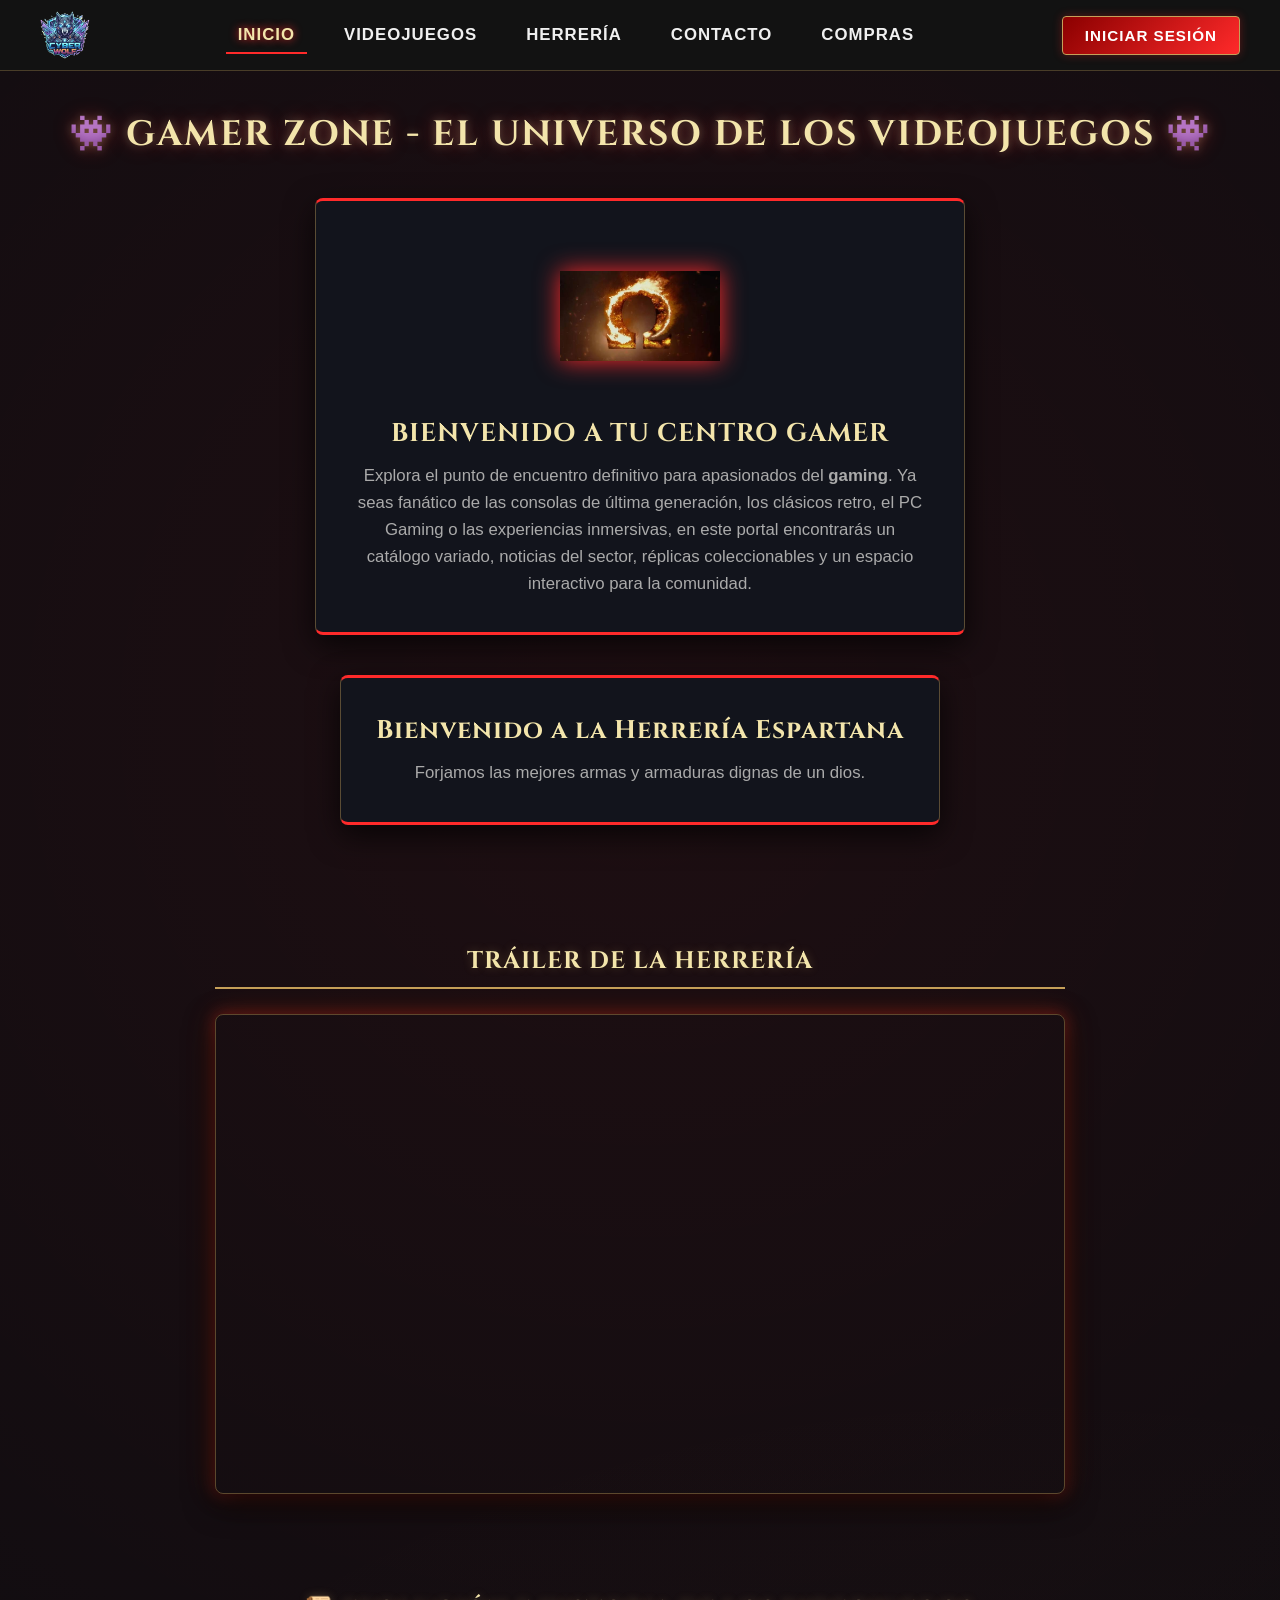
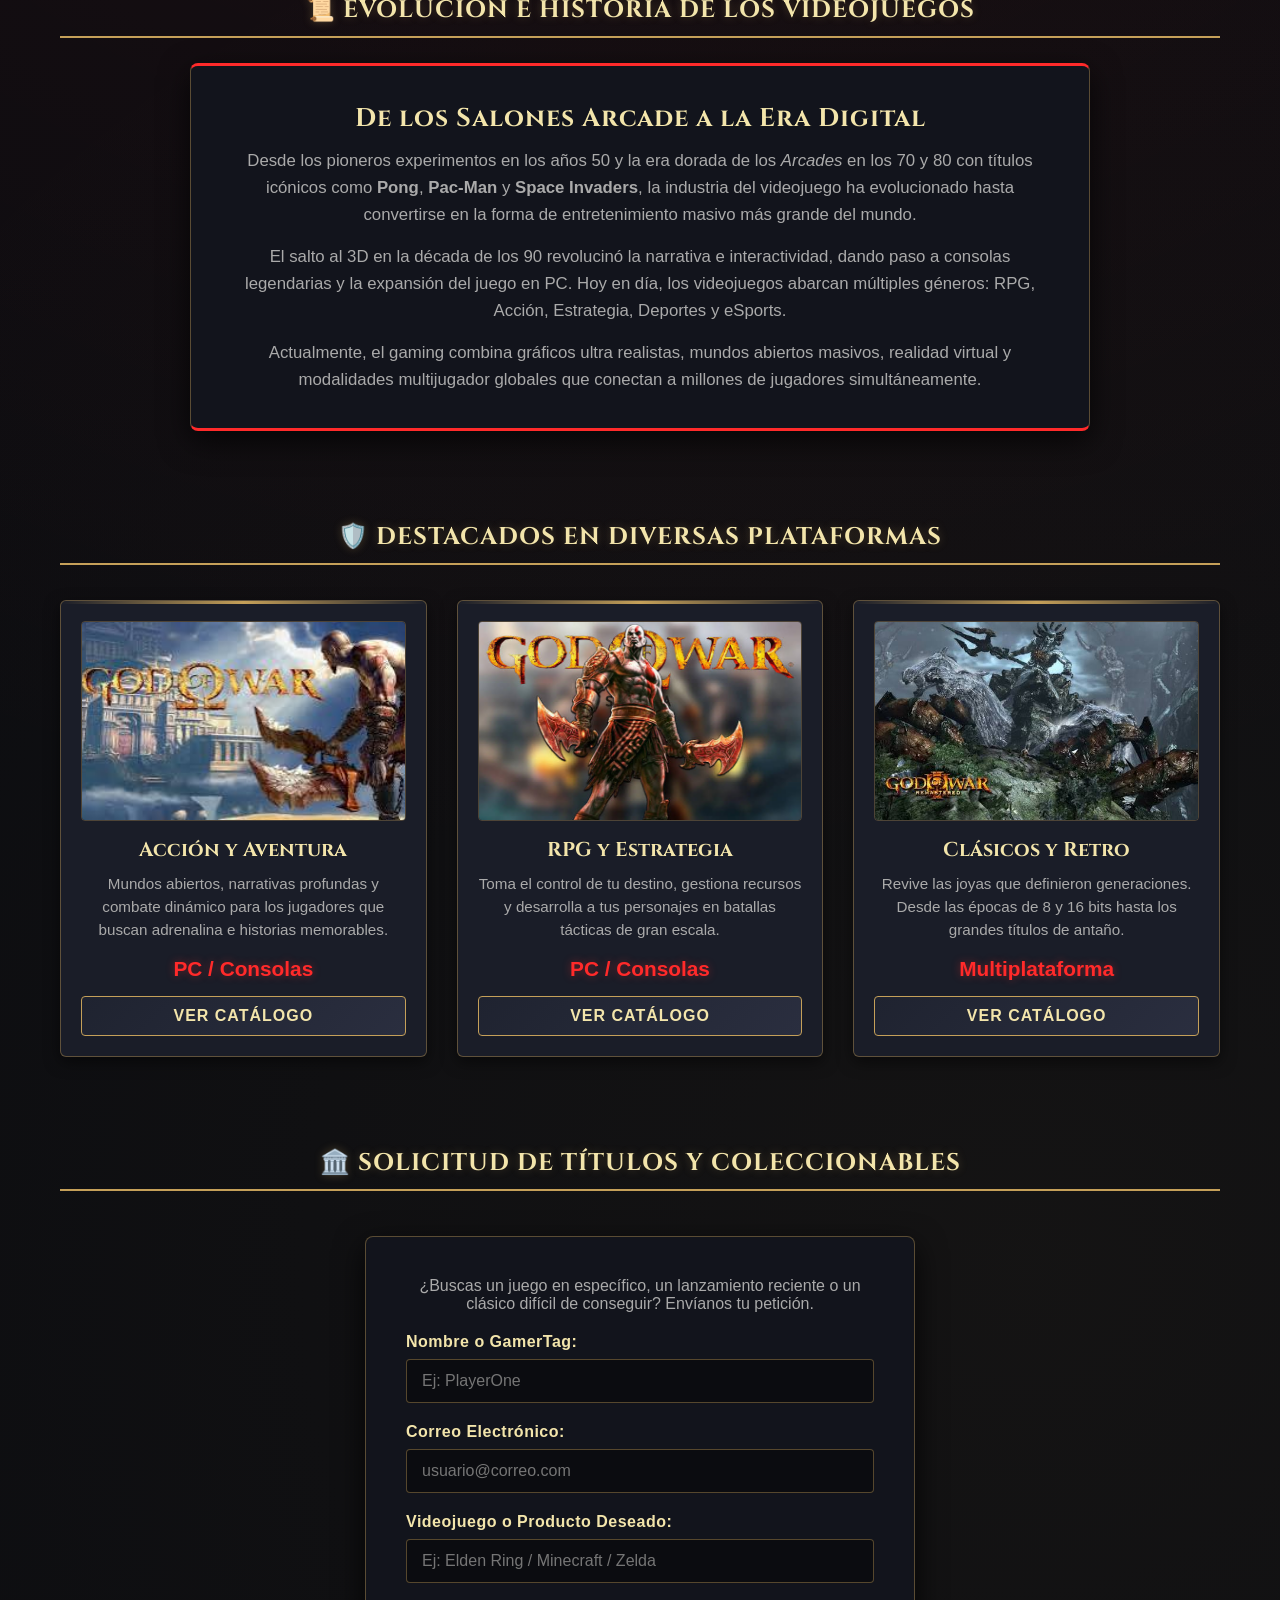
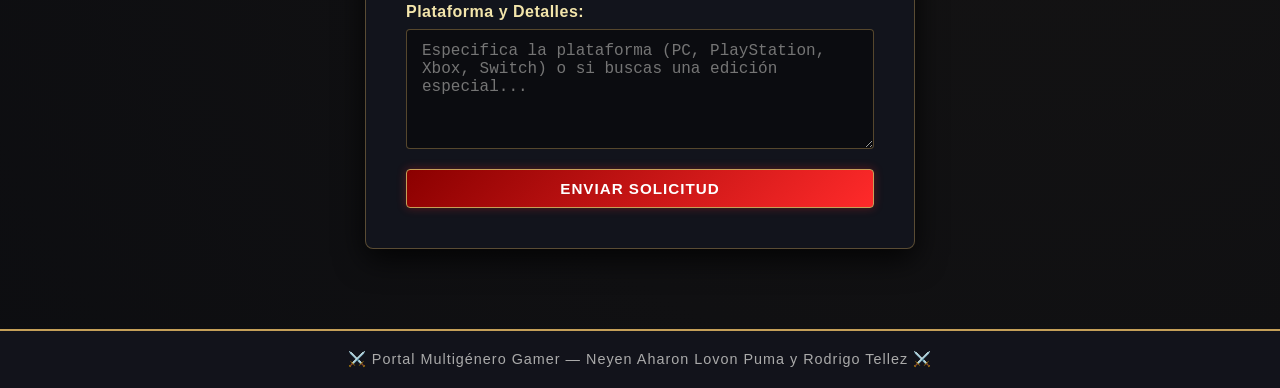
<file: index.html>
<!DOCTYPE html>
<html lang="es">
<head>
    <meta charset="UTF-8">
    <meta name="viewport" content="width=device-width, initial-scale=1.0">
    <title>Gamer Zone - Tu Portal de Videojuegos</title>
    <link rel="stylesheet" href="estilos.css">
    <link href="https://fonts.googleapis.com/css2?family=Cinzel:wght@600;800;900&display=swap" rel="stylesheet">
    <meta name="viewport" content="width=device-width, initial-scale=1.0">
</head>
<body>

    <!-- NAVEGACIÓN -->
    <nav class="barra-navegacion">
        <a href="index.html" class="logo-contenedor">
            <img src="ima/logo.png" alt="Cyber Wolf Logo" class="logo-img">
        </a>
        <ul class="enlaces-nav">
            <li><a href="index.html" class="activo">Inicio</a></li>
            <li><a href="videojuegos.html">Videojuegos</a></li>
            <li><a href="herreria.html">Herrería</a></li>
            <li><a href="contacto.html">Contacto</a></li>
            <li><a href="compras.html">Compras</a></li>
        </ul>
        <a href="login.html" class="btn-inicio-sesion">Iniciar Sesión</a>
    </nav>

    <!-- ENCABEZADO -->
    <header>
        <h1>👾 GAMER ZONE - EL UNIVERSO DE LOS VIDEOJUEGOS 👾</h1>
    </header>

    <main>
        <!-- PARTE 1: PRESENTACIÓN DE LA PÁGINA -->
        <section class="reto1">
            <article class="caja">
                <img src="ima/omega.jpg" alt="Icono Gamer" class="img-centrada">
                <h2>BIENVENIDO A TU CENTRO GAMER</h2>
                <p>
                    Explora el punto de encuentro definitivo para apasionados del <strong>gaming</strong>. Ya seas fanático de las consolas de última generación, los clásicos retro, el PC Gaming o las experiencias inmersivas, en este portal encontrarás un catálogo variado, noticias del sector, réplicas coleccionables y un espacio interactivo para la comunidad.
                </p>
            </article>
        </section>

       <!-- SECTOR DE BIENVENIDA -->
        <section class="reto1">
            <div class="caja">
                <h2>Bienvenido a la Herrería Espartana</h2>
                <p>Forjamos las mejores armas y armaduras dignas de un dios.</p>
            </div>
        </section>

        <!-- NUEVA SECCIÓN DE VIDEO (Añadir aquí) -->
        <section class="seccion-video">
            <h2 class="titulo-seccion">Tráiler de la Herrería</h2>
            <div class="contenedor-video">
                <iframe 
                    src="https://www.youtube.com/embed/2p5AlQnoV2M" 
                    title="God of War 3 Trailer" 
                    frameborder="0" 
                    allow="accelerometer; autoplay; clipboard-write; encrypted-media; gyroscope; picture-in-picture" 
                    allowfullscreen>
                </iframe>
            </div>
        </section>

        <!-- MÚSICA DE FONDO EN BUCLE (Añadir en todas las páginas justo antes de </body>) -->
        <div class="reproductor-musica">
            <iframe 
                src="https://www.youtube.com/embed/R1GgwghgCNw?autoplay=1&loop=1&playlist=R1GgwghgCNw" 
                allow="autoplay" 
                style="display:none;">
            </iframe>
        </div>

        <!-- PARTE 2: HISTORIA DE LOS VIDEOJUEGOS -->
        <h2 class="titulo-seccion">📜 EVOLUCIÓN E HISTORIA DE LOS VIDEOJUEGOS</h2>
        <section class="reto1">
            <article class="caja" style="max-width: 900px;">
                <h2>De los Salones Arcade a la Era Digital</h2>
                <p style="margin-bottom: 15px;">
                    Desde los pioneros experimentos en los años 50 y la era dorada de los <em>Arcades</em> en los 70 y 80 con títulos icónicos como <strong>Pong</strong>, <strong>Pac-Man</strong> y <strong>Space Invaders</strong>, la industria del videojuego ha evolucionado hasta convertirse en la forma de entretenimiento masivo más grande del mundo.
                </p>
                <p style="margin-bottom: 15px;">
                    El salto al 3D en la década de los 90 revolucinó la narrativa e interactividad, dando paso a consolas legendarias y la expansión del juego en PC. Hoy en día, los videojuegos abarcan múltiples géneros: RPG, Acción, Estrategia, Deportes y eSports.
                </p>
                <p>
                    Actualmente, el gaming combina gráficos ultra realistas, mundos abiertos masivos, realidad virtual y modalidades multijugador globales que conectan a millones de jugadores simultáneamente.
                </p>
            </article>
        </section>

        <!-- PARTE 3: UN PEQUEÑO VISTAZO DE LOS JUEGOS -->
        <h2 class="titulo-seccion">🛡️ DESTACADOS EN DIVERSAS PLATAFORMAS</h2>
        <section class="contenedor">
            <article class="tarjeta">
                <img src="ima/1.jpg" alt="Aventura y Acción" class="img-tarjeta">
                <h2>Acción y Aventura</h2>
                <p>Mundos abiertos, narrativas profundas y combate dinámico para los jugadores que buscan adrenalina e historias memorables.</p>
                <div class="precio">PC / Consolas</div>
                <a href="videojuegos.html" class="btn-comprar" style="text-align:center; text-decoration:none;">Ver Catálogo</a>
            </article>

            <article class="tarjeta">
                <img src="ima/2.jpg" alt="Rol y Estrategia" class="img-tarjeta">
                <h2>RPG y Estrategia</h2>
                <p>Toma el control de tu destino, gestiona recursos y desarrolla a tus personajes en batallas tácticas de gran escala.</p>
                <div class="precio">PC / Consolas</div>
                <a href="videojuegos.html" class="btn-comprar" style="text-align:center; text-decoration:none;">Ver Catálogo</a>
            </article>

            <article class="tarjeta">
                <img src="ima/3.jpg" alt="Clásicos y Retro" class="img-tarjeta">
                <h2>Clásicos y Retro</h2>
                <p>Revive las joyas que definieron generaciones. Desde las épocas de 8 y 16 bits hasta los grandes títulos de antaño.</p>
                <div class="precio">Multiplataforma</div>
                <a href="videojuegos.html" class="btn-comprar" style="text-align:center; text-decoration:none;">Ver Catálogo</a>
            </article>
        </section>

        <!-- PARTE 4: SECCIÓN DE SOLICITUDES PARA VIDEOJUEGOS -->
        <h2 class="titulo-seccion">🏛️ SOLICITUD DE TÍTULOS Y COLECCIONABLES</h2>
        <section class="form-contacto">
            <form onsubmit="procesarSolicitud(event)">
                <p style="color: var(--texto-apagado); margin-bottom: 20px; text-align: center;">
                    ¿Buscas un juego en específico, un lanzamiento reciente o un clásico difícil de conseguir? Envíanos tu petición.
                </p>
                
                <div class="grupo-form">
                    <label for="solicitante">Nombre o GamerTag:</label>
                    <input type="text" id="solicitante" required placeholder="Ej: PlayerOne">
                </div>

                <div class="grupo-form">
                    <label for="email-solicitud">Correo Electrónico:</label>
                    <input type="email" id="email-solicitud" required placeholder="usuario@correo.com">
                </div>

                <div class="grupo-form">
                    <label for="juego-solicitado">Videojuego o Producto Deseado:</label>
                    <input type="text" id="juego-solicitado" required placeholder="Ej: Elden Ring / Minecraft / Zelda">
                </div>

                <div class="grupo-form">
                    <label for="detalles-solicitud">Plataforma y Detalles:</label>
                    <textarea id="detalles-solicitud" placeholder="Especifica la plataforma (PC, PlayStation, Xbox, Switch) o si buscas una edición especial..."></textarea>
                </div>

                <button type="submit" class="btn-inicio-sesion" style="width: 100%;">Enviar Solicitud</button>
            </form>
        </section>
    </main>

    <!-- PIE DE PÁGINA -->
    <footer>
        <p>⚔️ Portal Multigénero Gamer — Neyen Aharon Lovon Puma y Rodrigo Tellez ⚔️</p>
    </footer>

    <script>
        function procesarSolicitud(e) {
            e.preventDefault();
            const juego = document.getElementById('juego-solicitado').value;
            alert(`¡Tu petición para "${juego}" ha sido recibida! Nos pondremos en contacto contigo pronto.`);
            e.target.reset();
        }
    </script>
</body>
</html>
</file>
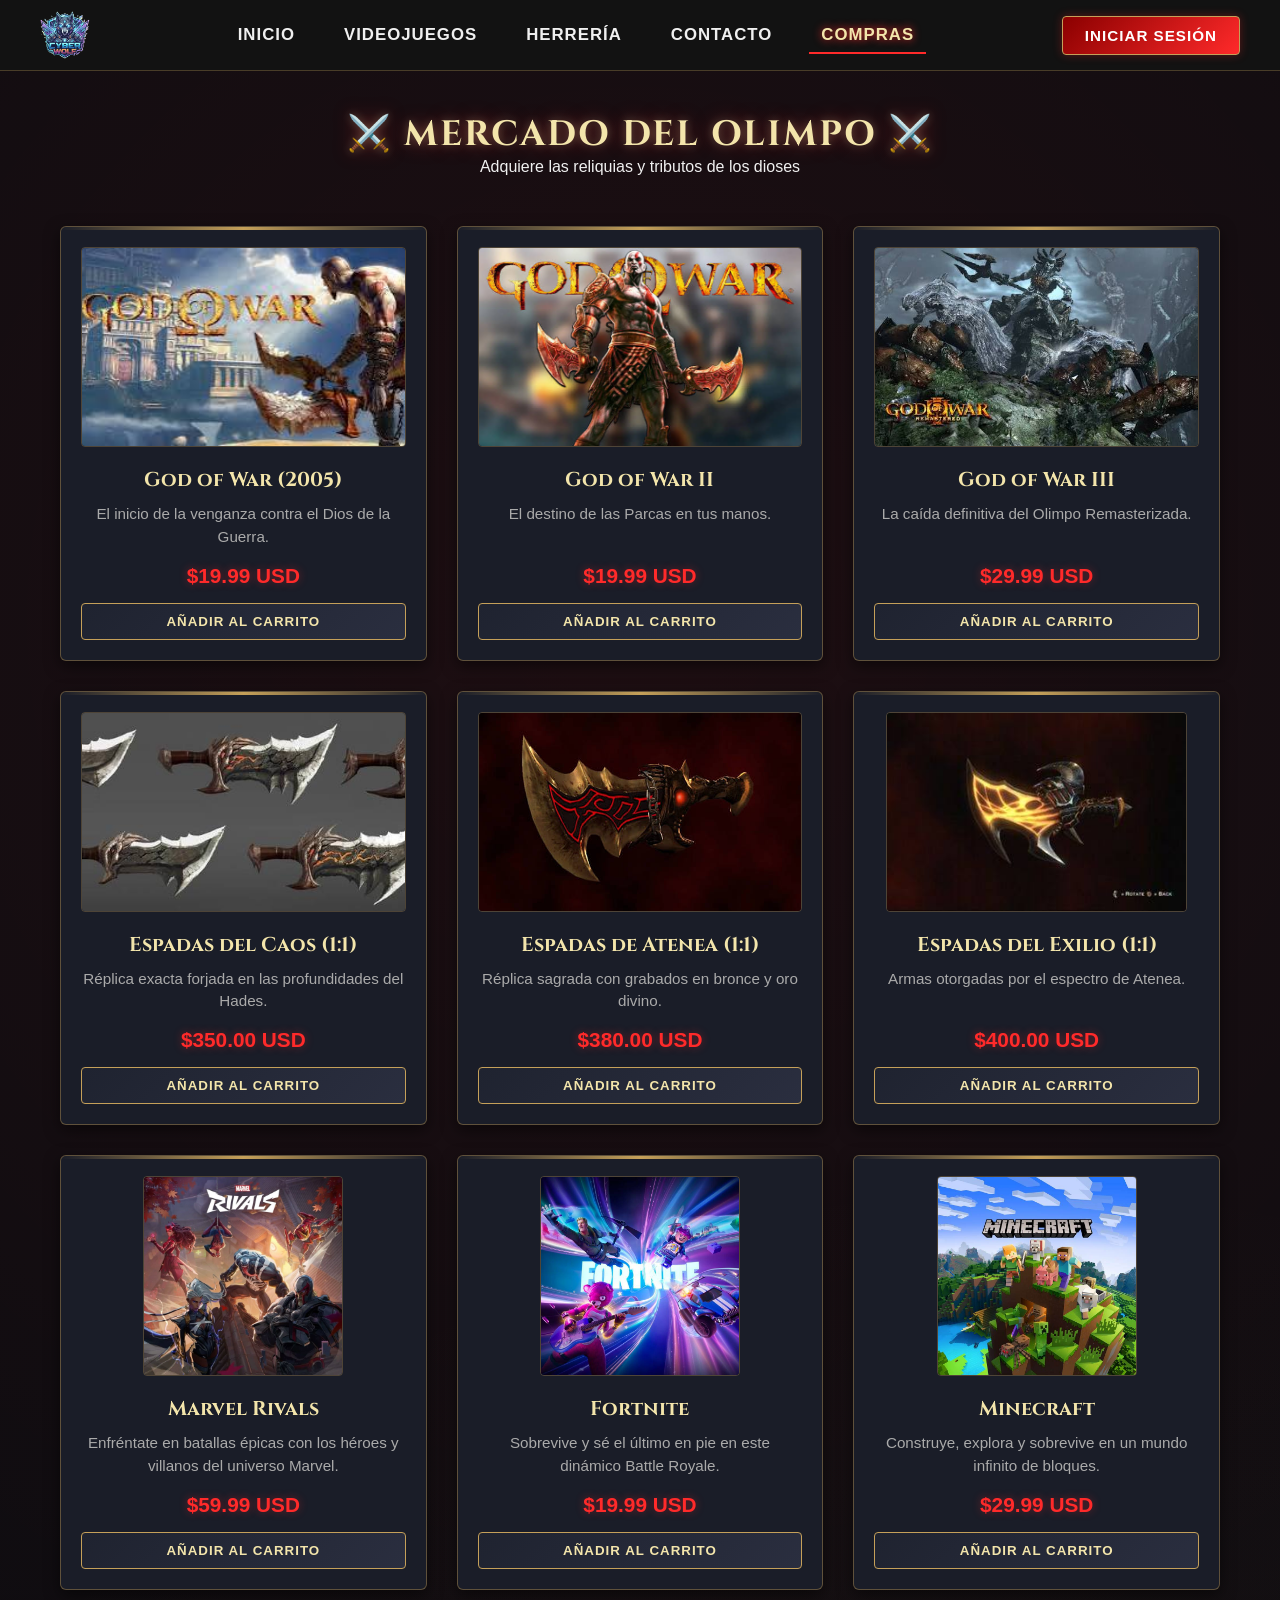
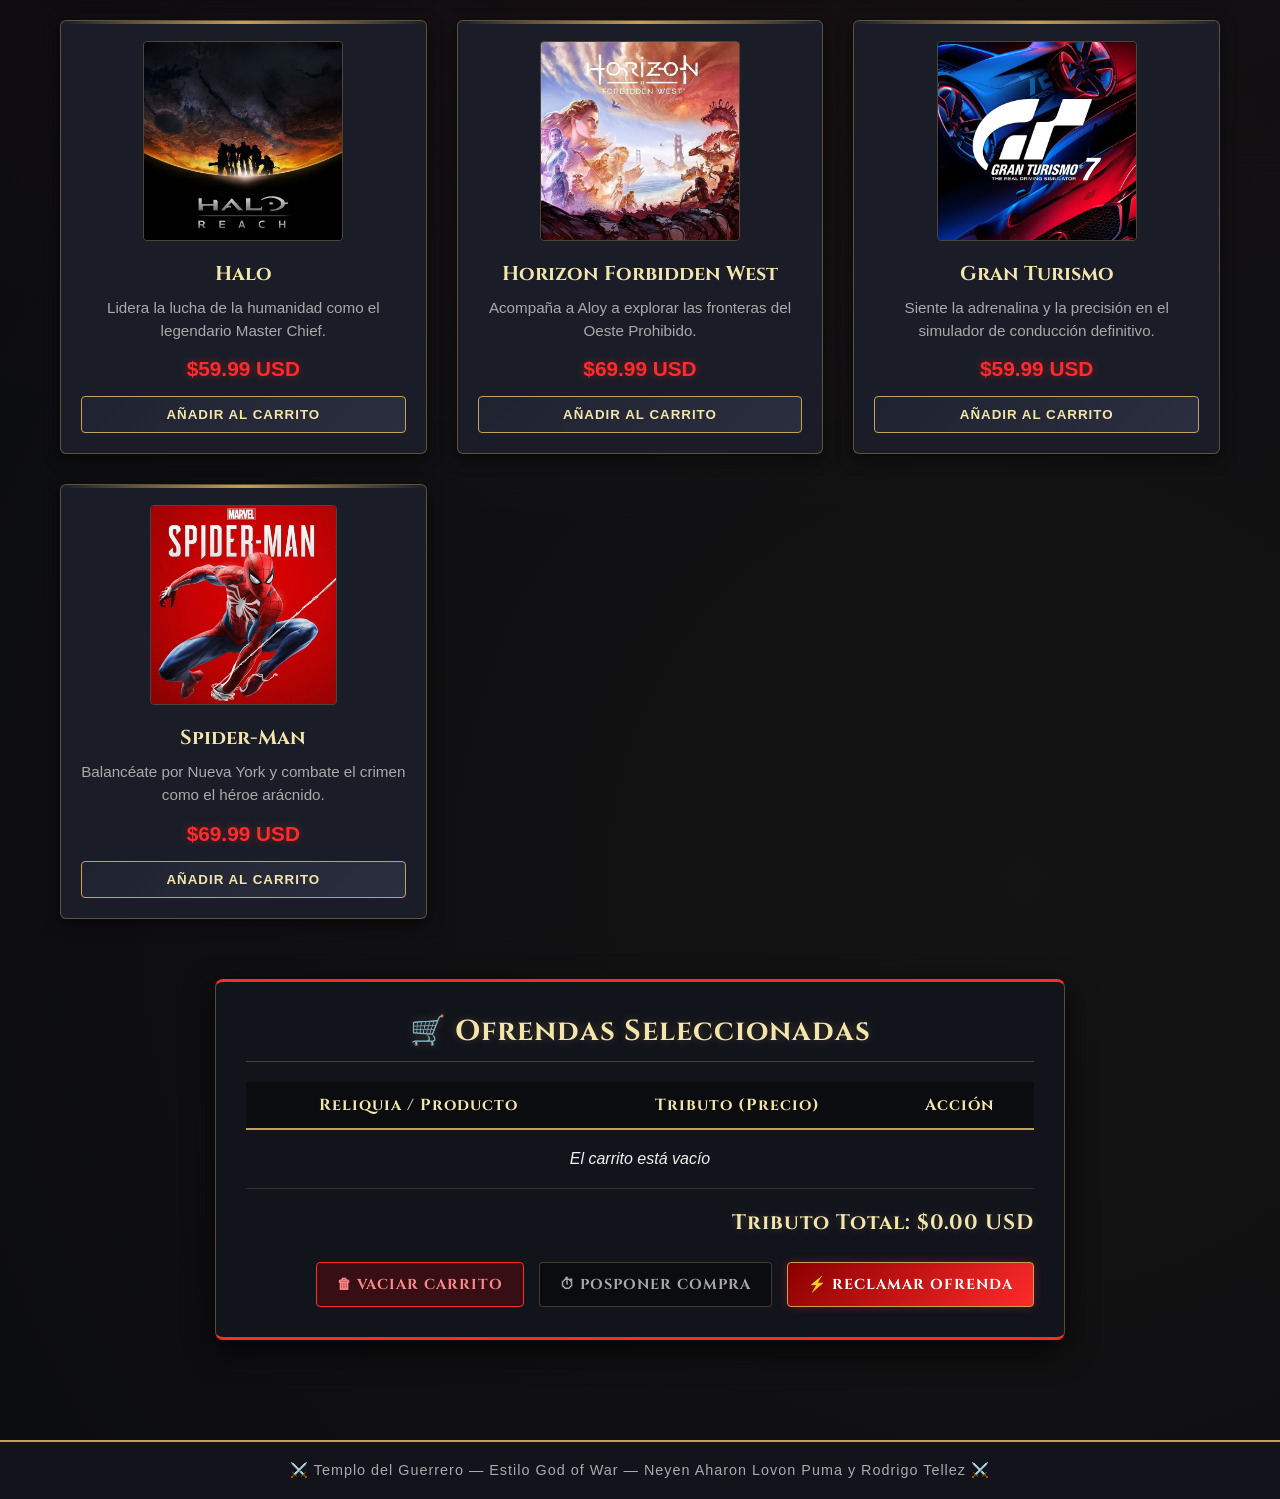
<file: checkout.html>
<!DOCTYPE html>
<html lang="es">
<head>
    <meta charset="UTF-8">
    <meta name="viewport" content="width=device-width, initial-scale=1.0">
    <title>God of War - Finalizar Ofrenda</title>
    <link rel="stylesheet" href="estilos.css">
    <link href="https://fonts.googleapis.com/css2?family=Cinzel:wght@600;800;900&family=Montserrat:wght@400;600&display=swap" rel="stylesheet">
    <meta name="viewport" content="width=device-width, initial-scale=1.0">
</head>
<body class="estilo-griego">

    <nav class="barra-navegacion">
        <a href="index.html" class="logo-contenedor">
            <img src="ima/logo.png" alt="Cyber Wolf Logo" class="logo-img">
        </a>
        <ul class="enlaces-nav">
            <li><a href="index.html">Inicio</a></li>
            <li><a href="videojuegos.html">Videojuegos</a></li>
            <li><a href="herreria.html">Herrería</a></li>
            <li><a href="contacto.html">Contacto</a></li>
            <li><a href="compras.html">Compras</a></li>
        </ul>
        <a href="login.html" class="btn-inicio-sesion">Iniciar Sesión</a>
    </nav>

    <header class="cabecera-griega">
        <h1>⚔️ TRIBUTO Y RITO DE PAGO ⚔️</h1>
        <p class="subtitulo-griego">Ingresa tus datos para sellar el pacto con los dioses</p>
    </header>

    <main class="contenedor-principal">
        <section class="contenedor-checkout panel-griego">
            <h2 class="titulo-seccion-griega">📜 Resumen del Pacto</h2>
            
            <div class="resumen-pedido-griego">
                <ul id="items-checkout" class="lista-items-griega"></ul>
                <div class="separador-dorado"></div>
                <div class="total-checkout-contenedor">
                    Total del Tributo: $<span id="total-checkout">0.00</span> USD
                </div>
            </div>

            <form onsubmit="completarOrden(event)" class="formulario-griego">
                <h3 class="subtitulo-formulario">🏛️ Información del Espartano</h3>
                
                <div class="grupo-form">
                    <label for="nombre-pago">Nombre Completo:</label>
                    <input type="text" id="nombre-pago" required placeholder="Ej: Kratos de Esparta">
                </div>

                <div class="grupo-form">
                    <label for="direccion">Dirección del Enclave / Envío:</label>
                    <input type="text" id="direccion" required placeholder="Reino, Ciudad, Calle">
                </div>

                <div class="grupo-form">
                    <label for="metodo">Método de Ofrenda:</label>
                    <select id="metodo" required>
                        <option value="tarjeta">Tarjeta de Crédito / Débito</option>
                        <option value="paypal">PayPal</option>
                        <option value="transferencia">Transferencia Bancaria Divina</option>
                    </select>
                </div>

                <div class="grupo-form">
                    <label for="numero-tarjeta">Número de Tarjeta / Cripta:</label>
                    <input type="text" id="numero-tarjeta" required placeholder="•••• •••• •••• ••••">
                </div>

                <div class="acciones-checkout">
                    <button type="button" onclick="cancelarPago()" class="btn-cancelar-compra">
                        ✖ Cancelar Pacto
                    </button>
                    <button type="submit" class="btn-proceder-pago btn-confirmar-pago">
                        ⚡ Confirmar y Pagar
                    </button>
                </div>
            </form>
        </section>
    </main>

    <footer class="footer-griego">
        <p>⚔️ Templo del Guerrero — Estilo God of War — Neyen Aharon Lovon Puma y Rodrigo Tellez ⚔️</p>
    </footer>

    <script>
        const carrito = JSON.parse(localStorage.getItem('carritoGOW')) || [];
        const lista = document.getElementById('items-checkout');
        let total = 0;

        if (carrito.length === 0) {
            alert('No hay reliquias en el carrito.');
            window.location.href = 'compras.html';
        }

        carrito.forEach(prod => {
            total += prod.precio;
            const li = document.createElement('li');
            li.className = 'item-resumen';
            li.innerHTML = `<span>${prod.nombre}</span><span class="texto-oro">$${prod.precio.toFixed(2)}</span>`;
            lista.appendChild(li);
        });

        document.getElementById('total-checkout').innerText = total.toFixed(2);

        function cancelarPago() {
            if (confirm('¿Deseas cancelar el proceso de pago y regresar al catálogo de compras?')) {
                window.location.href = 'compras.html';
            }
        }

        function completarOrden(e) {
            e.preventDefault();
            alert('¡El tributo ha sido aceptado por los dioses! Tu pedido ha sido procesado con éxito.');
            localStorage.removeItem('carritoGOW');
            window.location.href = 'index.html';
        }
    </script>
            <!-- MÚSICA DE FONDO EN BUCLE (Añadir en todas las páginas justo antes de </body>) -->
        <div class="reproductor-musica">
            <iframe 
                src="https://www.youtube.com/embed/R1GgwghgCNw?autoplay=1&loop=1&playlist=R1GgwghgCNw" 
                allow="autoplay" 
                style="display:none;">
            </iframe>
        </div>
</body>
</html>
</file>
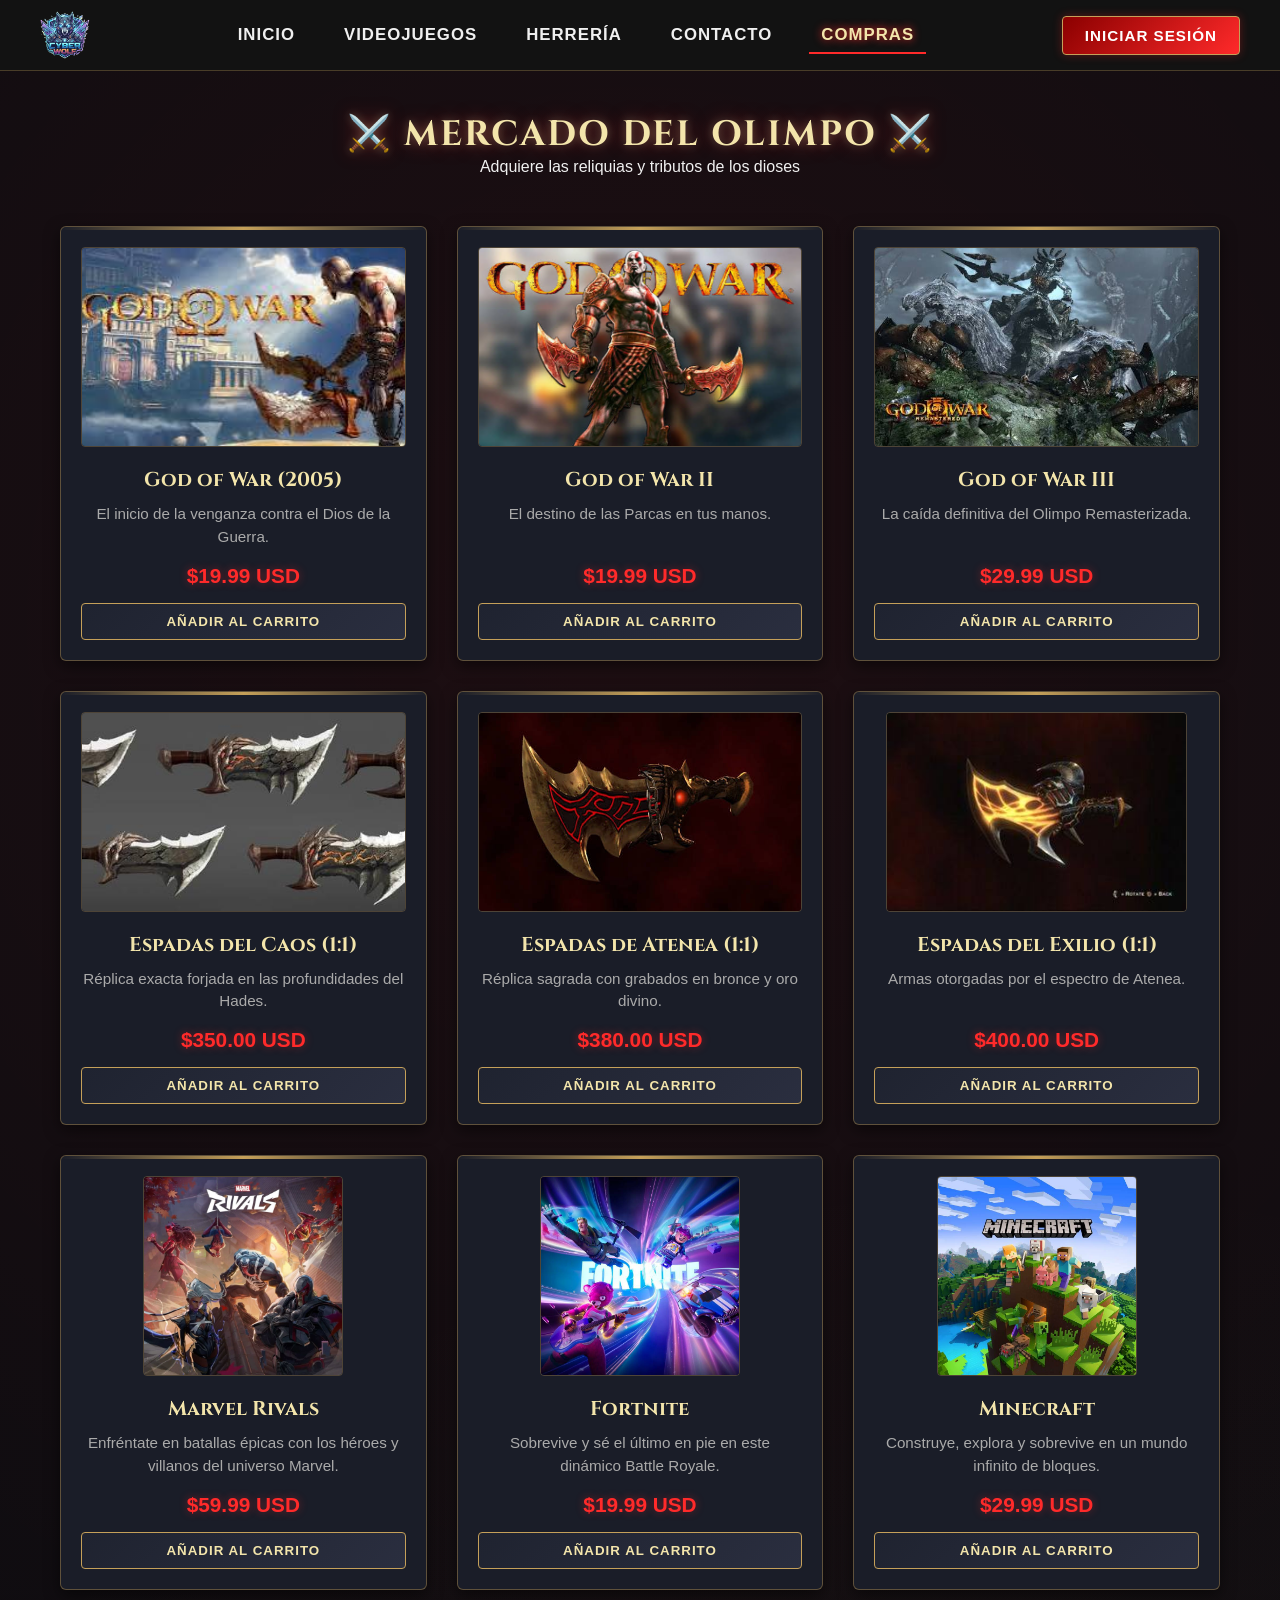
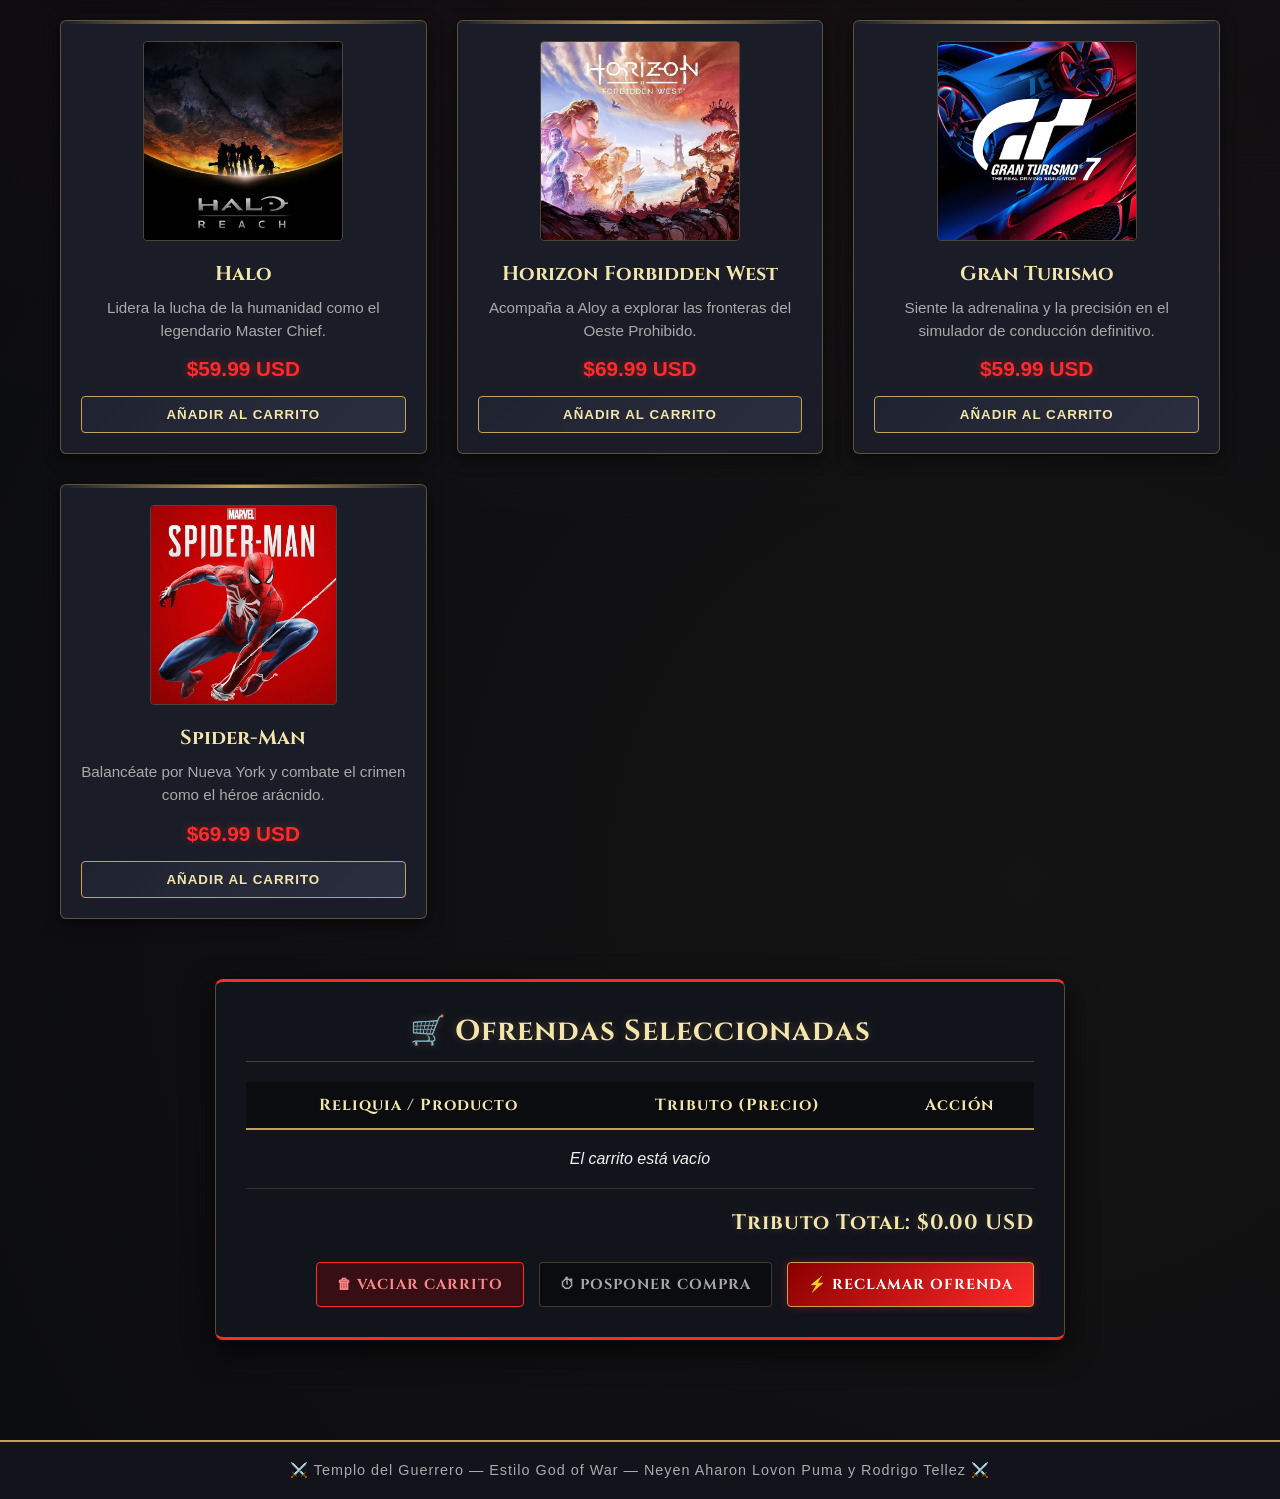
<file: compras.html>
<!DOCTYPE html>
<html lang="es">
<head>
    <meta charset="UTF-8">
    <meta name="viewport" content="width=device-width, initial-scale=1.0">
    <title>God of War - Tienda del Olimpo</title>
    <link rel="stylesheet" href="estilos.css">
    <link href="https://fonts.googleapis.com/css2?family=Cinzel:wght@600;800;900&family=Montserrat:wght@400;600&display=swap" rel="stylesheet">
    <meta name="viewport" content="width=device-width, initial-scale=1.0">
</head>
<body class="estilo-griego">

    <nav class="barra-navegacion">
        <a href="index.html" class="logo-contenedor">
            <img src="ima/logo.png" alt="Cyber Wolf Logo" class="logo-img">
        </a>
        <ul class="enlaces-nav">
            <li><a href="index.html">Inicio</a></li>
            <li><a href="videojuegos.html">Videojuegos</a></li>
            <li><a href="herreria.html">Herrería</a></li>
            <li><a href="contacto.html">Contacto</a></li>
            <li><a href="compras.html" class="activo">Compras</a></li>
        </ul>
        <a href="login.html" class="btn-inicio-sesion">Iniciar Sesión</a>
    </nav>

    <header class="cabecera-griega">
        <h1>⚔️ MERCADO DEL OLIMPO ⚔️</h1>
        <p class="subtitulo-griego">Adquiere las reliquias y tributos de los dioses</p>
    </header>

    <main class="contenedor-principal">
        <section class="catalogo-grid">
            <!-- God of War 1 -->
            <article class="card card-videojuego">
                <div class="marco-imagen">
                    <img src="ima/1.jpg" alt="God of War I" class="img-card">
                </div>
                <h2>God of War (2005)</h2>
                <p>El inicio de la venganza contra el Dios de la Guerra.</p>
                <div class="precio">$19.99 USD</div>
                <button class="btn-comprar" onclick="agregarAlCarrito('God of War (2005)', 19.99)">Añadir al Carrito</button>
            </article>

            <!-- God of War 2 -->
            <article class="card card-videojuego">
                <div class="marco-imagen">
                    <img src="ima/2.jpg" alt="God of War II" class="img-card">
                </div>
                <h2>God of War II</h2>
                <p>El destino de las Parcas en tus manos.</p>
                <div class="precio">$19.99 USD</div>
                <button class="btn-comprar" onclick="agregarAlCarrito('God of War II', 19.99)">Añadir al Carrito</button>
            </article>

            <!-- God of War 3 -->
            <article class="card card-videojuego">
                <div class="marco-imagen">
                    <img src="ima/3.jpg" alt="God of War III" class="img-card">
                </div>
                <h2>God of War III</h2>
                <p>La caída definitiva del Olimpo Remasterizada.</p>
                <div class="precio">$29.99 USD</div>
                <button class="btn-comprar" onclick="agregarAlCarrito('God of War III', 29.99)">Añadir al Carrito</button>
            </article>

            <!-- Espadas del Caos -->
            <article class="card card-videojuego">
                <div class="marco-imagen">
                    <img src="ima/espadas del caos.jpg" alt="Espadas del Caos" class="img-card">
                </div>
                <h2>Espadas del Caos (1:1)</h2>
                <p>Réplica exacta forjada en las profundidades del Hades.</p>
                <div class="precio">$350.00 USD</div>
                <button class="btn-comprar" onclick="agregarAlCarrito('Espadas del Caos 1:1', 350.00)">Añadir al Carrito</button>
            </article>

            <!-- Espadas de Atenea -->
            <article class="card card-videojuego">
                <div class="marco-imagen">
                    <img src="ima/espadas de Atenea.jpg" alt="Espadas de Atenea" class="img-card">
                </div>
                <h2>Espadas de Atenea (1:1)</h2>
                <p>Réplica sagrada con grabados en bronce y oro divino.</p>
                <div class="precio">$380.00 USD</div>
                <button class="btn-comprar" onclick="agregarAlCarrito('Espadas de Atenea 1:1', 380.00)">Añadir al Carrito</button>
            </article>

            <!-- Espadas del Exilio -->
            <article class="card card-videojuego">
                <div class="marco-imagen">
                    <img src="ima/espadas del exilio.jpg" alt="Espadas del Exilio" class="img-card">
                </div>
                <h2>Espadas del Exilio (1:1)</h2>
                <p>Armas otorgadas por el espectro de Atenea.</p>
                <div class="precio">$400.00 USD</div>
                <button class="btn-comprar" onclick="agregarAlCarrito('Espadas del Exilio 1:1', 400.00)">Añadir al Carrito</button>
            </article>

            <!-- Marvel Rivals -->
            <article class="card card-videojuego">
                <div class="marco-imagen">
                    <img src="ima/marvel rivals.jpg" alt="Marvel Rivals" class="img-card">
                </div>
                <h2>Marvel Rivals</h2>
                <p>Enfréntate en batallas épicas con los héroes y villanos del universo Marvel.</p>
                <div class="precio">$59.99 USD</div>
                <button class="btn-comprar" onclick="agregarAlCarrito('Marvel Rivals', 59.99)">Añadir al Carrito</button>
            </article>

            <!-- Fortnite -->
            <article class="card card-videojuego">
                <div class="marco-imagen">
                    <img src="ima/fortnite.jpg" alt="Fortnite" class="img-card">
                </div>
                <h2>Fortnite</h2>
                <p>Sobrevive y sé el último en pie en este dinámico Battle Royale.</p>
                <div class="precio">$19.99 USD</div>
                <button class="btn-comprar" onclick="agregarAlCarrito('Fortnite', 19.99)">Añadir al Carrito</button>
            </article>

            <!-- Minecraft -->
            <article class="card card-videojuego">
                <div class="marco-imagen">
                    <img src="ima/minecraft.jpg" alt="Minecraft" class="img-card">
                </div>
                <h2>Minecraft</h2>
                <p>Construye, explora y sobrevive en un mundo infinito de bloques.</p>
                <div class="precio">$29.99 USD</div>
                <button class="btn-comprar" onclick="agregarAlCarrito('Minecraft', 29.99)">Añadir al Carrito</button>
            </article>

            <!-- Halo -->
            <article class="card card-videojuego">
                <div class="marco-imagen">
                    <img src="ima/halo.jpg" alt="Halo" class="img-card">
                </div>
                <h2>Halo</h2>
                <p>Lidera la lucha de la humanidad como el legendario Master Chief.</p>
                <div class="precio">$59.99 USD</div>
                <button class="btn-comprar" onclick="agregarAlCarrito('Halo', 59.99)">Añadir al Carrito</button>
            </article>

            <!-- Horizon Forbidden West -->
            <article class="card card-videojuego">
                <div class="marco-imagen">
                    <img src="ima/horizon forbidden west.jpg" alt="Horizon Forbidden West" class="img-card">
                </div>
                <h2>Horizon Forbidden West</h2>
                <p>Acompaña a Aloy a explorar las fronteras del Oeste Prohibido.</p>
                <div class="precio">$69.99 USD</div>
                <button class="btn-comprar" onclick="agregarAlCarrito('Horizon Forbidden West', 69.99)">Añadir al Carrito</button>
            </article>

            <!-- Gran Turismo -->
            <article class="card card-videojuego">
                <div class="marco-imagen">
                    <img src="ima/gran turismo.jpg" alt="Gran Turismo" class="img-card">
                </div>
                <h2>Gran Turismo</h2>
                <p>Siente la adrenalina y la precisión en el simulador de conducción definitivo.</p>
                <div class="precio">$59.99 USD</div>
                <button class="btn-comprar" onclick="agregarAlCarrito('Gran Turismo', 59.99)">Añadir al Carrito</button>
            </article>

            <!-- Spider-Man -->
            <article class="card card-videojuego">
                <div class="marco-imagen">
                    <img src="ima/spiderman.jpg" alt="Spider-Man" class="img-card">
                </div>
                <h2>Spider-Man</h2>
                <p>Balancéate por Nueva York y combate el crimen como el héroe arácnido.</p>
                <div class="precio">$69.99 USD</div>
                <button class="btn-comprar" onclick="agregarAlCarrito('Spider-Man', 69.99)">Añadir al Carrito</button>
            </article>
        </section>

        <!-- Sección de Carrito Única -->
        <section class="seccion-carrito panel-griego">
            <h2 class="titulo-carrito">🛒 Ofrendas Seleccionadas</h2>
            <table class="tabla-carrito">
                <thead>
                    <tr>
                        <th>Reliquia / Producto</th>
                        <th>Tributo (Precio)</th>
                        <th>Acción</th>
                    </tr>
                </thead>
                <tbody id="lista-carrito">
                </tbody>
            </table>
            
            <div class="total-contenedor">
                <strong>Tributo Total: $<span id="monto-total">0.00</span> USD</strong>
            </div>

            <div class="acciones-carrito">
                <button onclick="vaciarCarrito()" class="btn-cancelar-compra">🗑 Vaciar Carrito</button>
                <button onclick="posponerCompra()" class="btn-posponer-compra">⏱ Posponer Compra</button>
                <button onclick="procederAlPago()" class="btn-proceder-pago">⚡ Reclamar Ofrenda</button>
            </div>
        </section>
    </main>

    <footer class="footer-griego">
        <p>⚔️ Templo del Guerrero — Estilo God of War — Neyen Aharon Lovon Puma y Rodrigo Tellez ⚔️</p>
    </footer>

    <script>
        let carrito = JSON.parse(localStorage.getItem('carritoGOW')) || [];

        function guardarYRenderizar() {
            localStorage.setItem('carritoGOW', JSON.stringify(carrito));
            const lista = document.getElementById('lista-carrito');
            lista.innerHTML = '';
            let total = 0;

            if (carrito.length === 0) {
                lista.innerHTML = '<tr><td colspan="3" class="carrito-vacio">El carrito está vacío</td></tr>';
            } else {
                carrito.forEach((prod, index) => {
                    total += prod.precio;
                    const fila = document.createElement('tr');
                    fila.innerHTML = `
                        <td>${prod.nombre}</td>
                        <td class="texto-oro">$${prod.precio.toFixed(2)}</td>
                        <td><button class="btn-eliminar" onclick="eliminarDelCarrito(${index})">Descartar</button></td>
                    `;
                    lista.appendChild(fila);
                });
            }

            document.getElementById('monto-total').innerText = total.toFixed(2);
        }

        function agregarAlCarrito(nombre, precio) {
            carrito.push({ nombre, precio });
            guardarYRenderizar();
        }

        function eliminarDelCarrito(index) {
            carrito.splice(index, 1);
            guardarYRenderizar();
        }

        function vaciarCarrito() {
            if (carrito.length === 0) return;
            if (confirm('¿Deseas purgar todas las ofrendas del carrito?')) {
                carrito = [];
                guardarYRenderizar();
            }
        }

        function posponerCompra() {
            if (carrito.length === 0) {
                alert('No tienes productos para posponer.');
                return;
            }
            alert('Tus reliquias han sido guardadas. Podrás continuar tu compra más adelante.');
            window.location.href = 'index.html';
        }

        function procederAlPago() {
            if (carrito.length === 0) {
                alert('¡El carrito está vacío!');
                return;
            }
            window.location.href = 'checkout.html';
        }

        guardarYRenderizar();
    </script>
            <!-- MÚSICA DE FONDO EN BUCLE (Añadir en todas las páginas justo antes de </body>) -->
        <div class="reproductor-musica">
            <iframe 
                src="https://www.youtube.com/embed/R1GgwghgCNw?autoplay=1&loop=1&playlist=R1GgwghgCNw" 
                allow="autoplay" 
                style="display:none;">
            </iframe>
        </div>
</body>
</html>
</file>
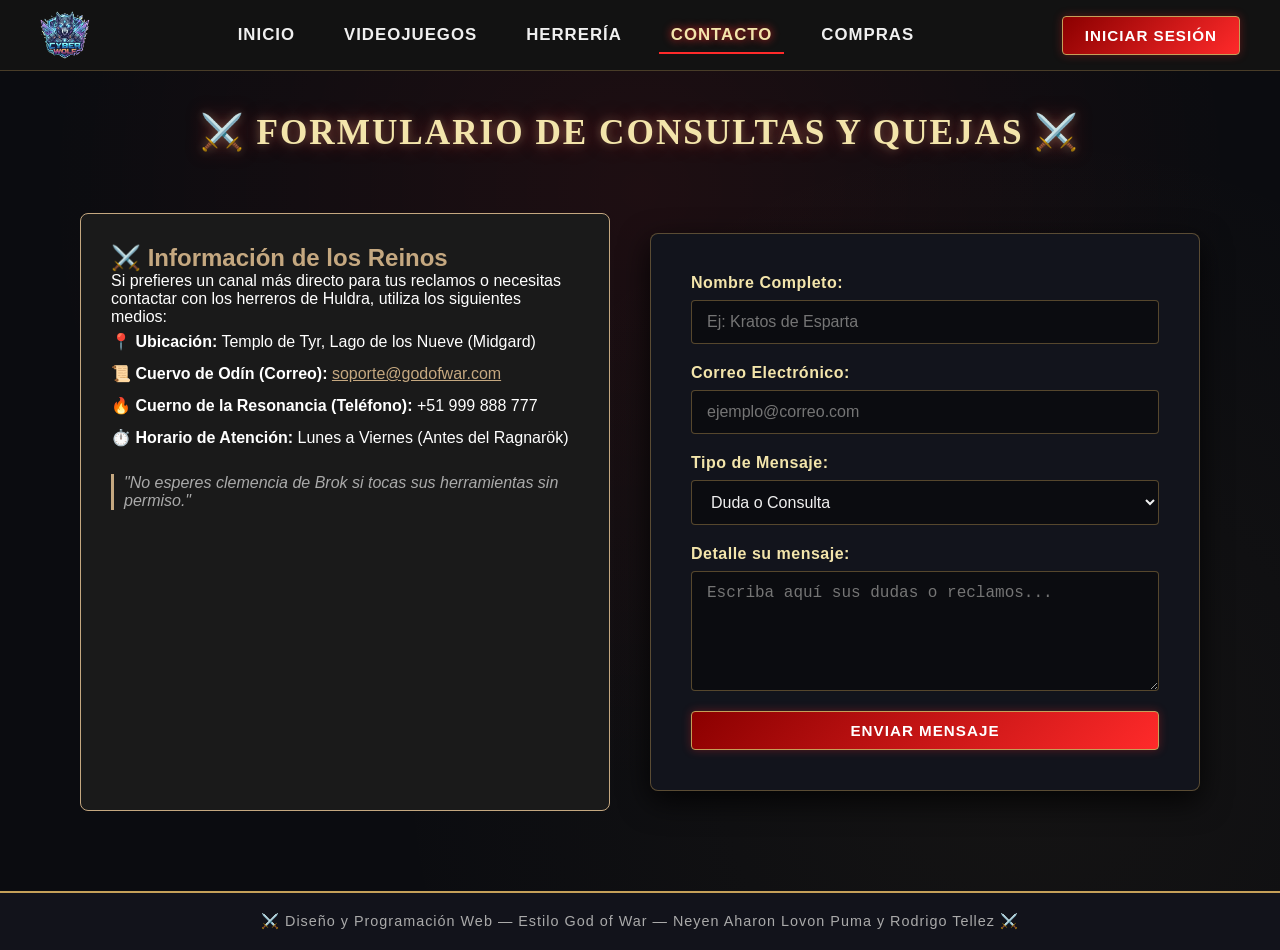
<file: contacto.html>
<!DOCTYPE html>
<html lang="es">
<head>
    <meta charset="UTF-8">
    <meta name="viewport" content="width=device-width, initial-scale=1.0">
    <title>God of War - Contacto</title>
    <link rel="stylesheet" href="estilos.css">
    <meta name="viewport" content="width=device-width, initial-scale=1.0">
</head>
<body>

    <nav class="barra-navegacion">
        <a href="index.html" class="logo-contenedor">
            <img src="ima/logo.png" alt="Cyber Wolf Logo" class="logo-img">
        </a>
        <ul class="enlaces-nav">
            <li><a href="index.html">Inicio</a></li>
            <li><a href="videojuegos.html">Videojuegos</a></li>
            <li><a href="herreria.html">Herrería</a></li>
            <li><a href="contacto.html" class="activo">Contacto</a></li>
            <li><a href="compras.html">Compras</a></li>
        </ul>
        <a href="login.html" class="btn-inicio-sesion">Iniciar Sesión</a>
    </nav>

    <header>
        <h1>⚔️ Formulario de Consultas y Quejas ⚔️</h1>
    </header>

    <main>
        <div class="contenedor-contacto" style="display: flex; gap: 40px; max-width: 1200px; margin: 0 auto; padding: 20px;">
            
            <!-- TARJETA DE CONTACTO -->
            <section class="tarjeta-contacto" style="flex: 1; background: #1a1a1a; padding: 30px; border-radius: 8px; border: 1px solid #c5a880; color: #fff;">
                <h2 style="color: #c5a880; margin-top: 0;">⚔️ Información de los Reinos</h2>
                <p>Si prefieres un canal más directo para tus reclamos o necesitas contactar con los herreros de Huldra, utiliza los siguientes medios:</p>
                
                <ul style="list-style: none; padding: 0; line-height: 2;">
                    <li>📍 <strong>Ubicación:</strong> Templo de Tyr, Lago de los Nueve (Midgard)</li>
                    <li>📜 <strong>Cuervo de Odín (Correo):</strong> <a href="mailto:soporte@godofwar.com" style="color: #c5a880;">soporte@godofwar.com</a></li>
                    <li>🔥 <strong>Cuerno de la Resonancia (Teléfono):</strong> +51 999 888 777</li>
                    <li>⏱️ <strong>Horario de Atención:</strong> Lunes a Viernes (Antes del Ragnarök)</li>
                </ul>

                <blockquote style="margin-top: 20px; font-style: italic; color: #aaa; border-left: 3px solid #c5a880; padding-left: 10px;">
                    "No esperes clemencia de Brok si tocas sus herramientas sin permiso."
                </blockquote>
            </section>

            <!-- FORMULARIO DE CONTACTO -->
            <form class="form-contacto" action="#" method="POST" style="flex: 1;">
                <div class="grupo-form">
                    <label for="nombre">Nombre Completo:</label>
                    <input type="text" id="nombre" name="nombre" required placeholder="Ej: Kratos de Esparta">
                </div>

                <div class="grupo-form">
                    <label for="correo">Correo Electrónico:</label>
                    <input type="email" id="correo" name="correo" required placeholder="ejemplo@correo.com">
                </div>

                <div class="grupo-form">
                    <label for="tipo">Tipo de Mensaje:</label>
                    <select id="tipo" name="tipo">
                        <option value="duda">Duda o Consulta</option>
                        <option value="queja">Queja / Reclamo</option>
                        <option value="pedido">Estado de Pedido</option>
                    </select>
                </div>

                <div class="grupo-form">
                    <label for="mensaje">Detalle su mensaje:</label>
                    <textarea id="mensaje" name="mensaje" required placeholder="Escriba aquí sus dudas o reclamos..."></textarea>
                </div>

                <button type="submit" class="btn-inicio-sesion" style="width: 100%;">Enviar Mensaje</button>
            </form>

        </div>
    </main>

    <footer>
        <p>⚔️ Diseño y Programación Web — Estilo God of War — Neyen Aharon Lovon Puma y Rodrigo Tellez ⚔️</p>
    </footer>
            <!-- MÚSICA DE FONDO EN BUCLE (Añadir en todas las páginas justo antes de </body>) -->
        <div class="reproductor-musica">
            <iframe 
                src="https://www.youtube.com/embed/R1GgwghgCNw?autoplay=1&loop=1&playlist=R1GgwghgCNw" 
                allow="autoplay" 
                style="display:none;">
            </iframe>
        </div>
</body>
</html>
</file>
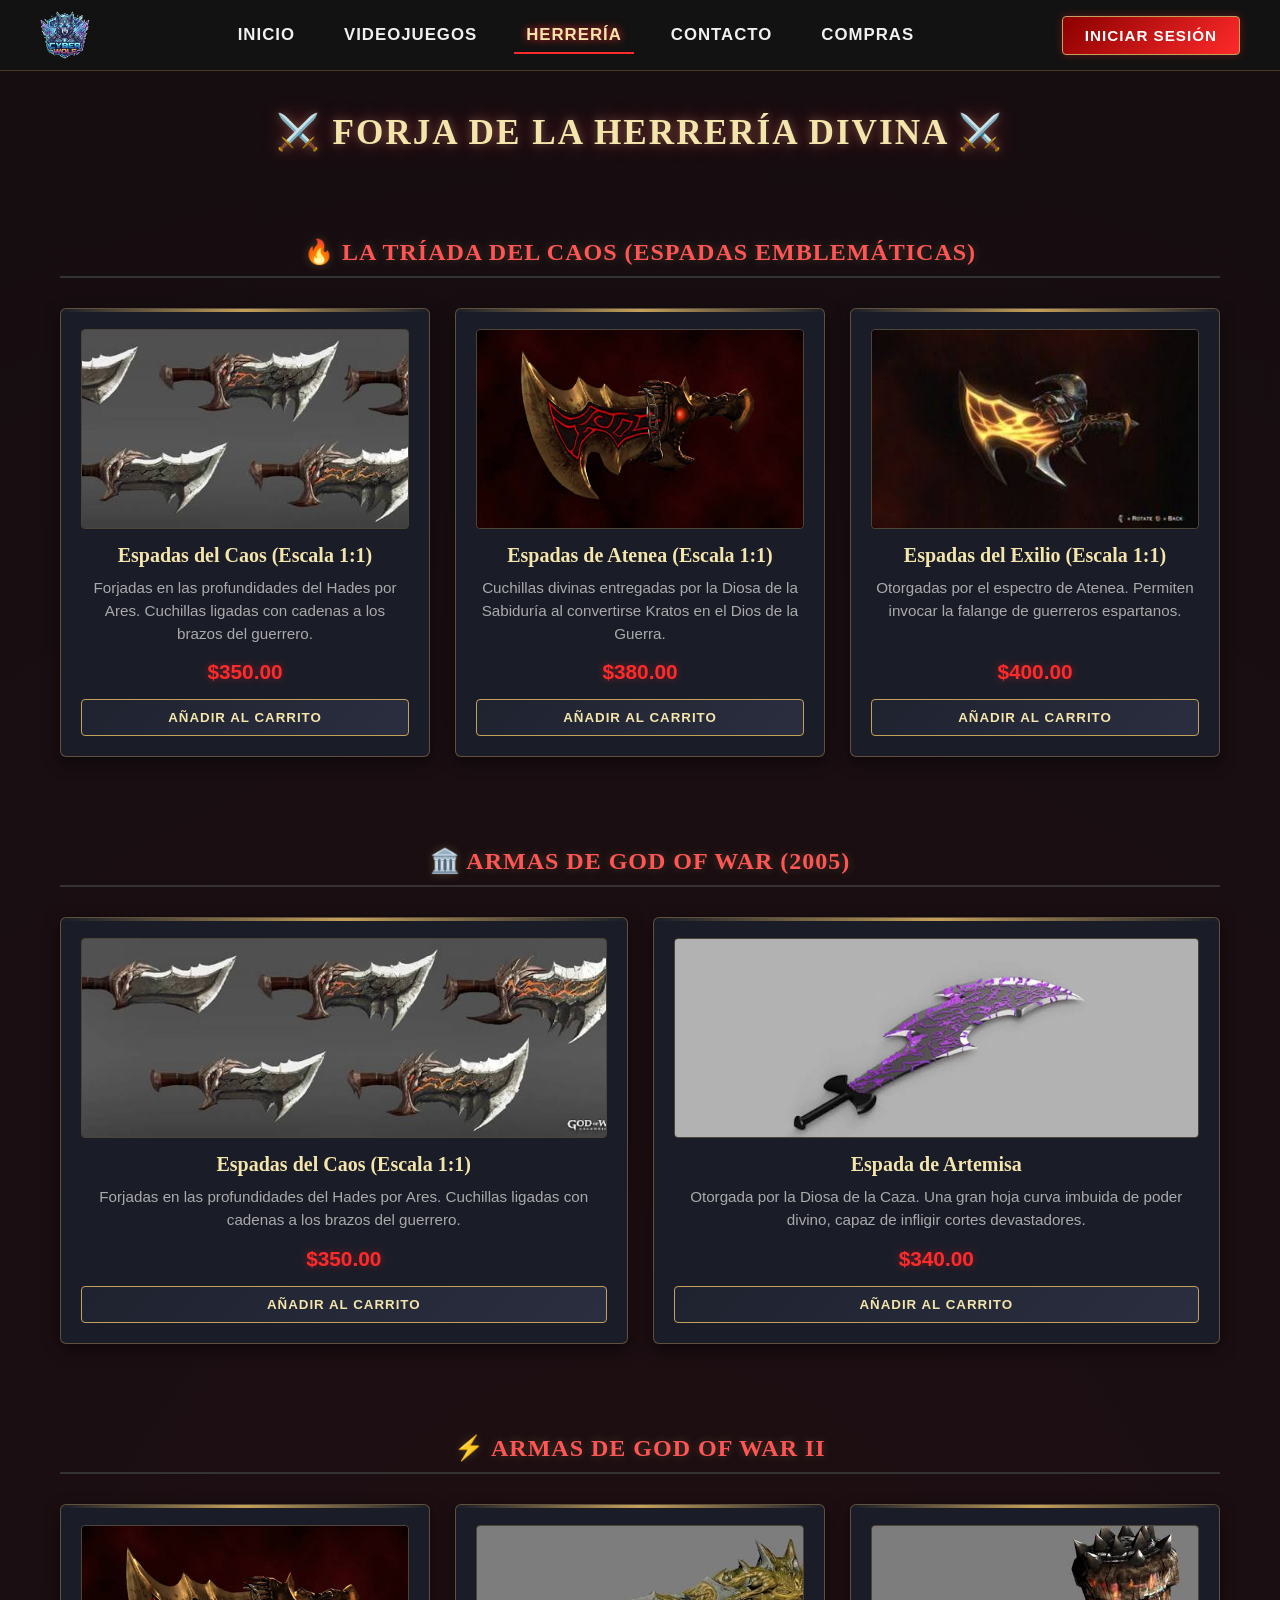
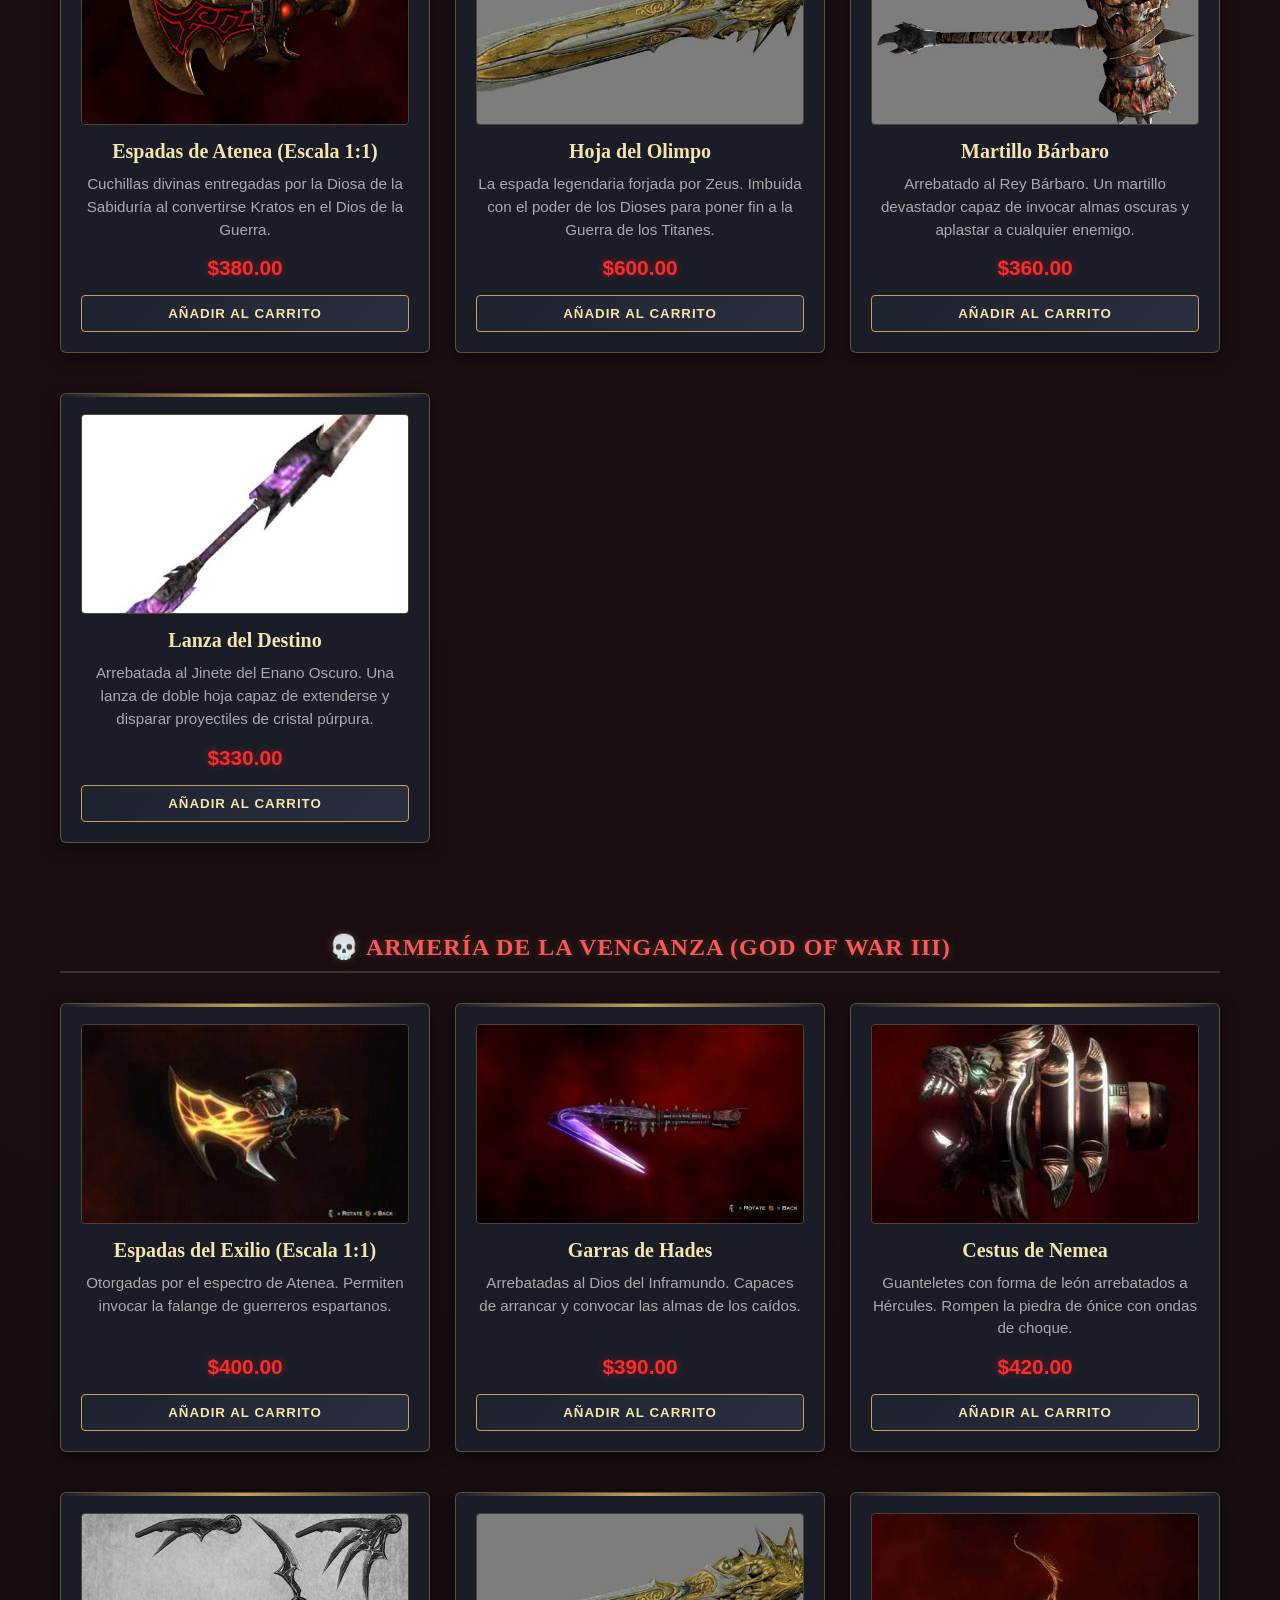
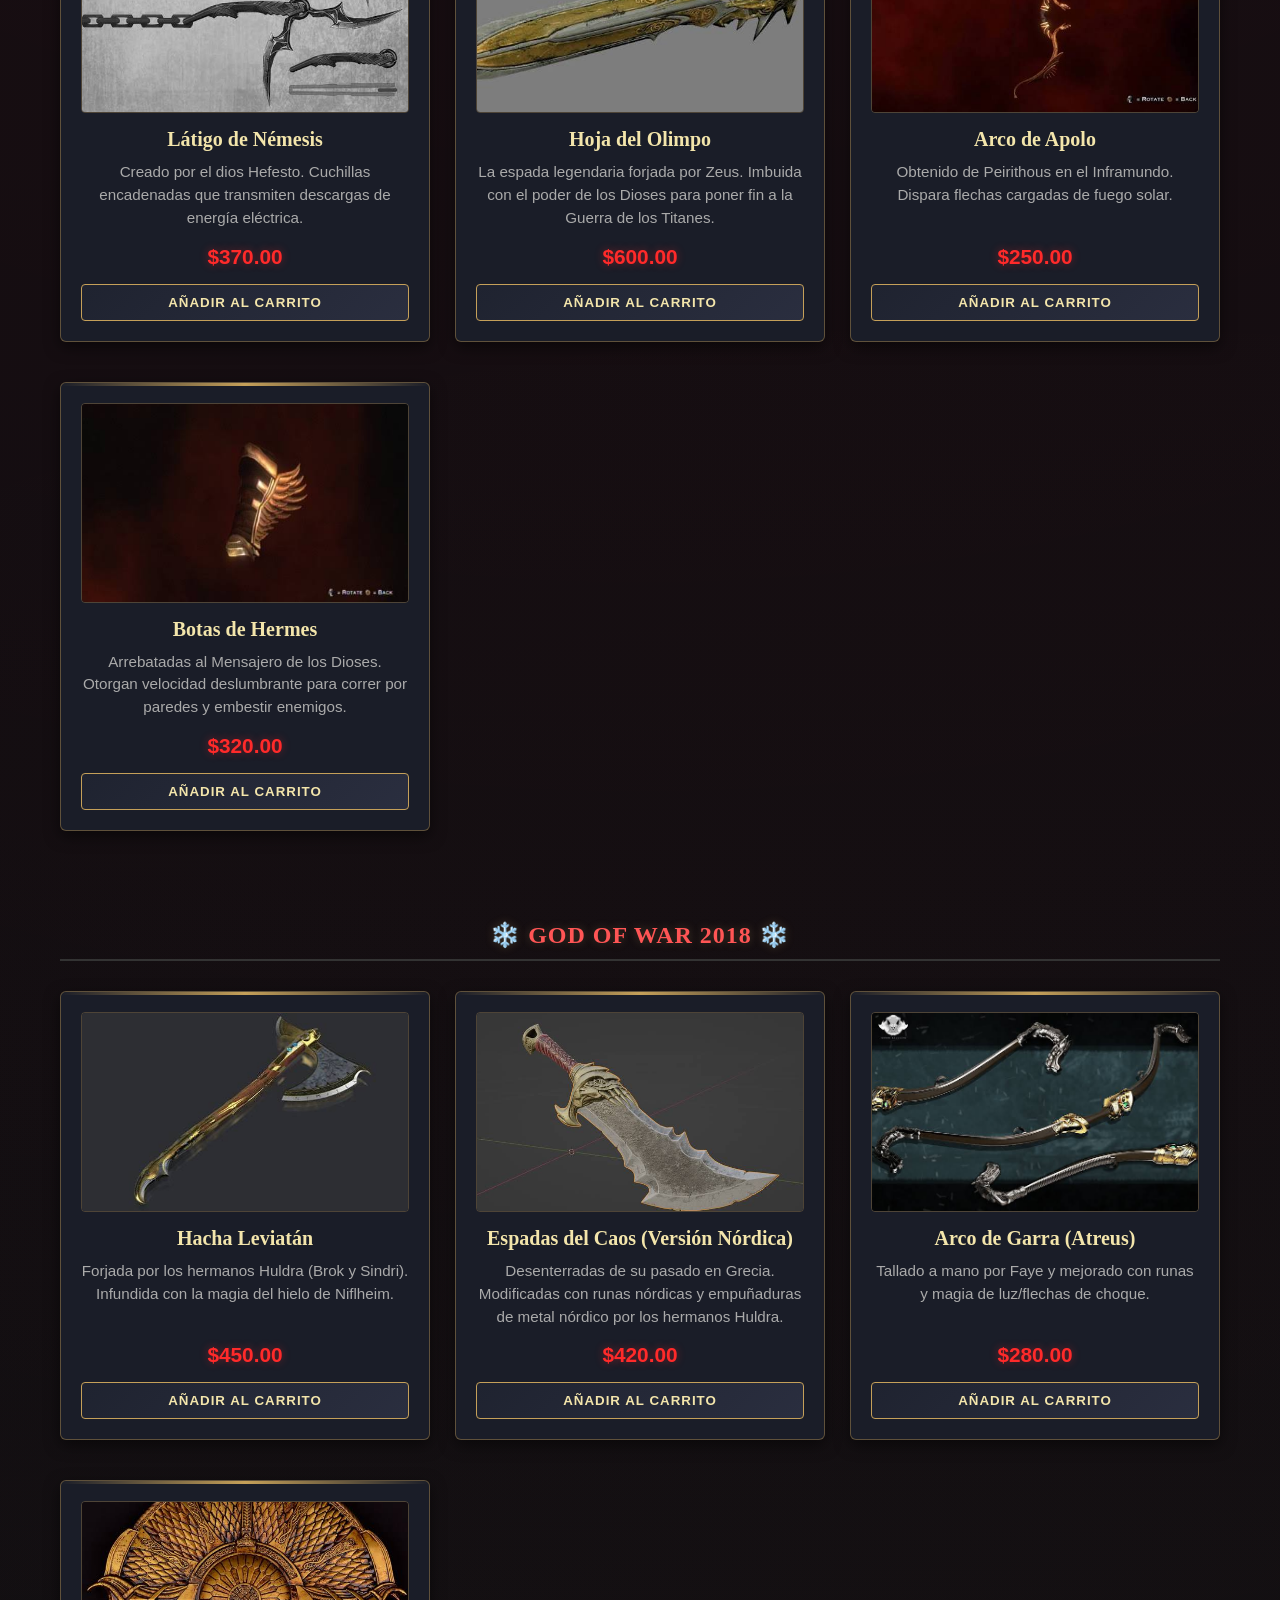
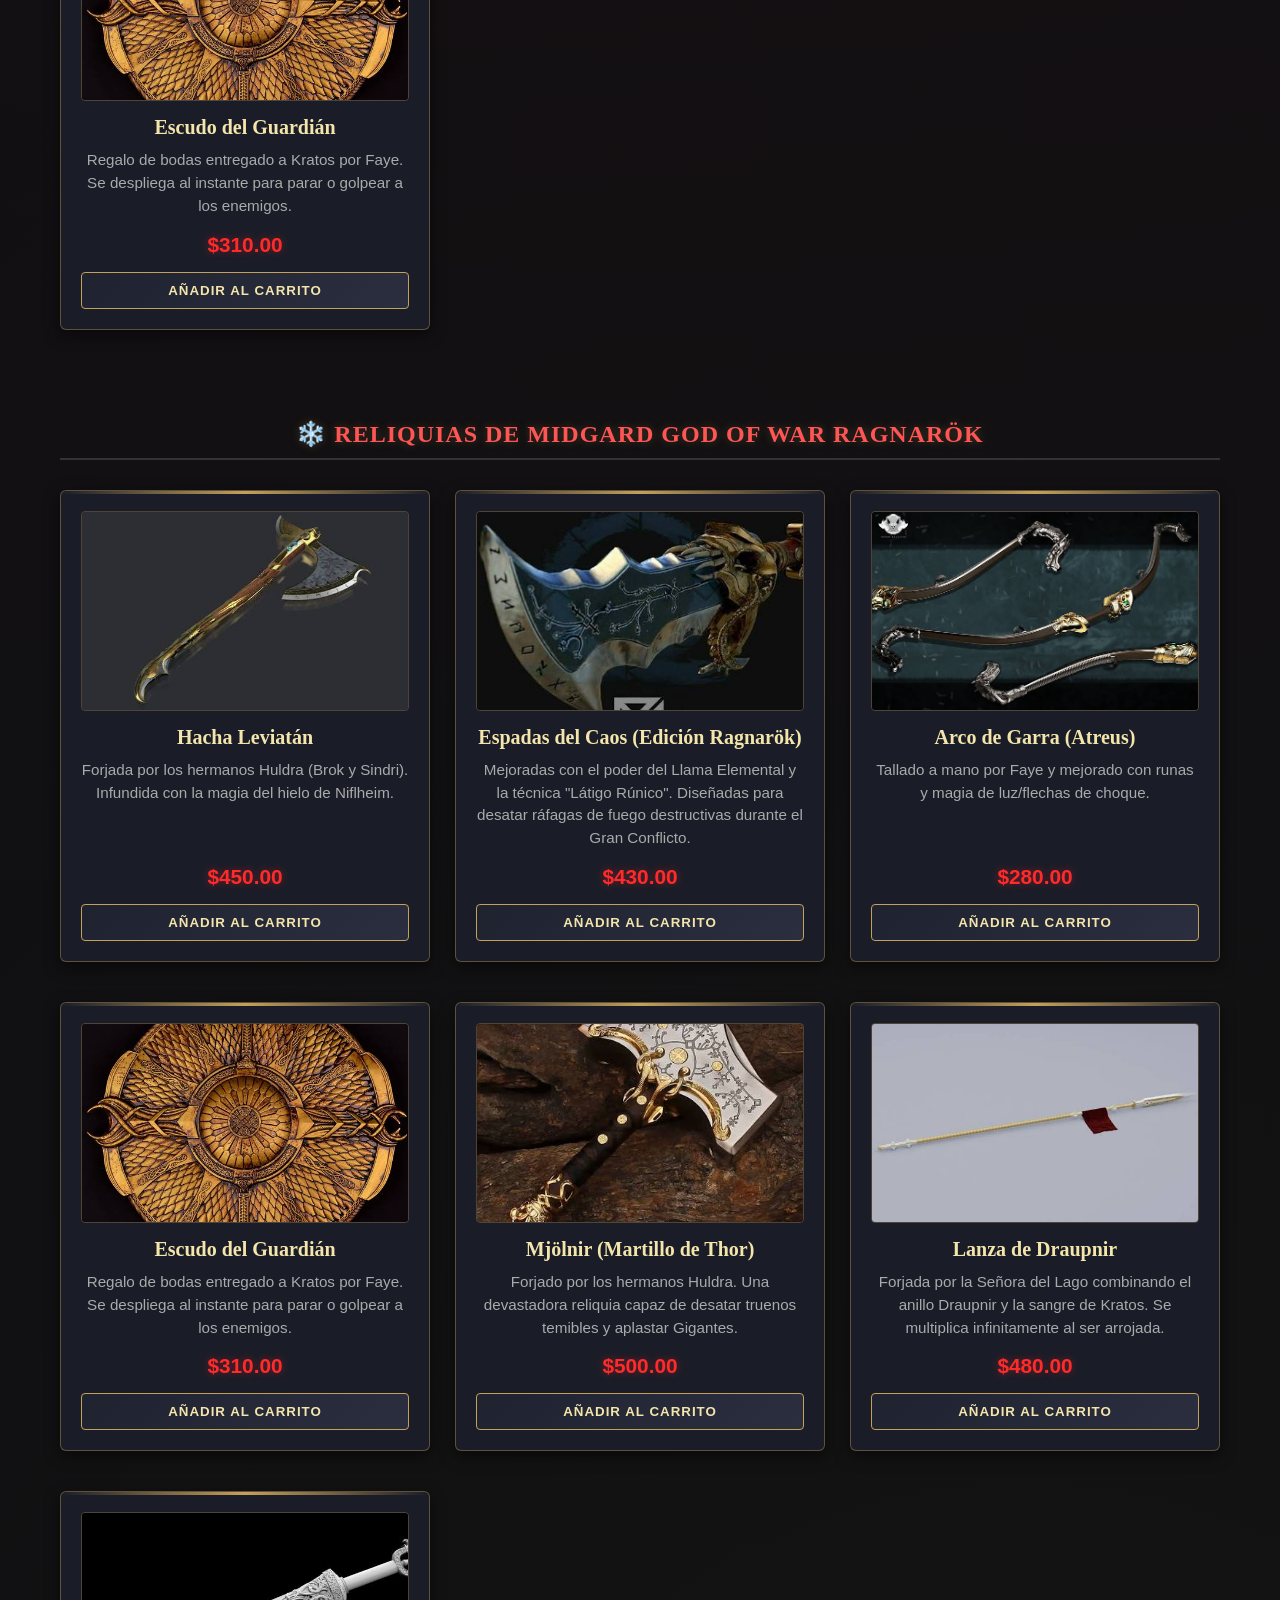
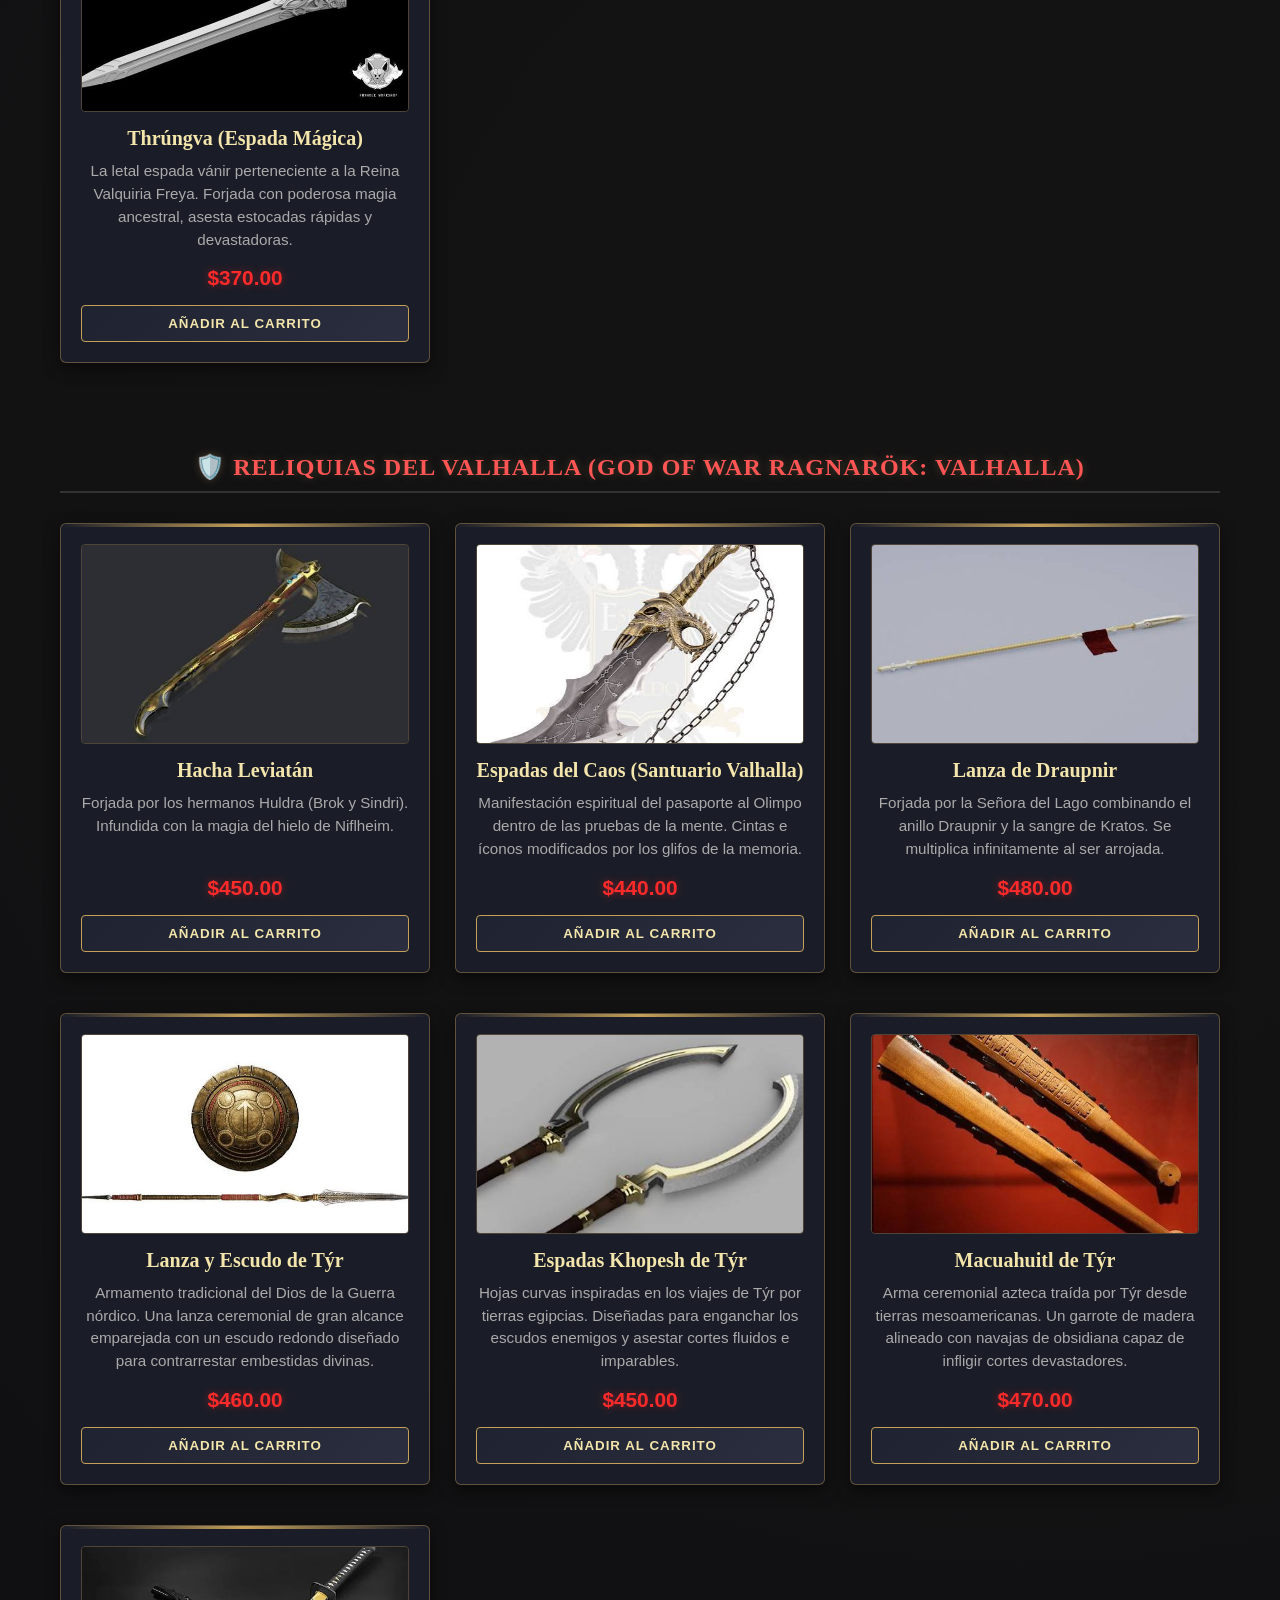
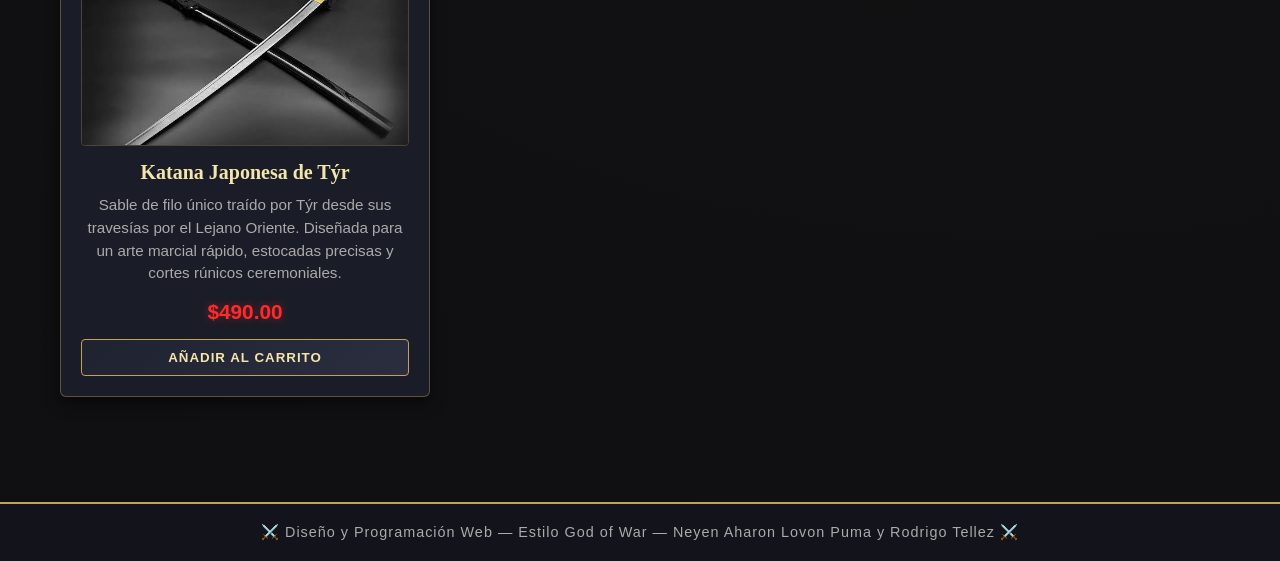
<file: herreria.html>
<!DOCTYPE html>
<html lang="es">
<head>
    <meta charset="UTF-8">
    <meta name="viewport" content="width=device-width, initial-scale=1.0">
    <title>God of War - Herrería Divina</title>
    <link rel="stylesheet" href="estilos.css">
    <meta name="viewport" content="width=device-width, initial-scale=1.0">
    
    <!-- Espaciado personalizado para separar las secciones y tarjetas -->
    <style>
        /* Separación de las cuadrículas y tarjetas */
        .catalogo-grid {
            display: grid;
            grid-template-columns: repeat(auto-fit, minmax(280px, 1fr));
            gap: 25px; /* Espacio uniforme entre tarjetas */
            padding: 10px 0 30px 0;
        }

        /* Espaciado de los títulos de secciones */
        .titulo-seccion {
            color: #ff5555;
            text-align: center;
            margin: 45px 0 20px 0;
            padding-bottom: 10px;
            border-bottom: 2px solid #333;
        }

        /* Ajuste de margen interno para las tarjetas */
        .card {
            margin-bottom: 15px;
        }
    </style>
</head>
<body>

    <nav class="barra-navegacion">
        <a href="index.html" class="logo-contenedor">
            <img src="ima/logo.png" alt="Cyber Wolf Logo" class="logo-img">
        </a>
        <ul class="enlaces-nav">
            <li><a href="index.html">Inicio</a></li>
            <li><a href="videojuegos.html">Videojuegos</a></li>
            <li><a href="herreria.html" class="activo">Herrería</a></li>
            <li><a href="contacto.html">Contacto</a></li>
            <li><a href="compras.html">Compras</a></li>
        </ul>
        <a href="login.html" class="btn-inicio-sesion">Iniciar Sesión</a>
    </nav>

    <header>
        <h1>⚔️ Forja de la Herrería Divina ⚔️</h1>
    </header>

    <main style="padding: 20px;">

        <!-- =========================================================
             1. TRILOGÍA DE ESPADAS PRINCIPALES
             ========================================================= -->
        <h2 class="titulo-seccion">🔥 La Tríada del Caos (Espadas Emblemáticas)</h2>
        <section class="catalogo-grid">

            <article class="card">
                <img src="ima/espadas del caos.jpg" alt="Espadas del Caos" class="img-card">
                <h2>Espadas del Caos (Escala 1:1)</h2>
                <p>Forjadas en las profundidades del Hades por Ares. Cuchillas ligadas con cadenas a los brazos del guerrero.</p>
                <div class="precio">$350.00</div>
                <button class="btn-comprar" onclick="agregarAlCarrito('Espadas del Caos 1:1', 350.00)">Añadir al Carrito</button>
            </article>

            <article class="card">
                <img src="ima/espadas de Atenea.jpg" alt="Espadas de Atenea" class="img-card">
                <h2>Espadas de Atenea (Escala 1:1)</h2>
                <p>Cuchillas divinas entregadas por la Diosa de la Sabiduría al convertirse Kratos en el Dios de la Guerra.</p>
                <div class="precio">$380.00</div>
                <button class="btn-comprar" onclick="agregarAlCarrito('Espadas de Atenea 1:1', 380.00)">Añadir al Carrito</button>
            </article>

            <article class="card">
                <img src="ima/espadas del exilio.jpg" alt="Espadas del Exilio" class="img-card">
                <h2>Espadas del Exilio (Escala 1:1)</h2>
                <p>Otorgadas por el espectro de Atenea. Permiten invocar la falange de guerreros espartanos.</p>
                <div class="precio">$400.00</div>
                <button class="btn-comprar" onclick="agregarAlCarrito('Espadas del Exilio', 400.00)">Añadir al Carrito</button>
            </article>

        </section>

        <!-- =========================================================
             2. GOD OF WAR 1
             ========================================================= -->
        <h2 class="titulo-seccion">🏛️ Armas de God of War (2005)</h2>
        <section class="catalogo-grid">

            <article class="card">
                <img src="ima/espadas del caos.jpg" alt="Espadas del Caos" class="img-card">
                <h2>Espadas del Caos (Escala 1:1)</h2>
                <p>Forjadas en las profundidades del Hades por Ares. Cuchillas ligadas con cadenas a los brazos del guerrero.</p>
                <div class="precio">$350.00</div>
                <button class="btn-comprar" onclick="agregarAlCarrito('Espadas del Caos 1:1', 350.00)">Añadir al Carrito</button>
            </article>

            <article class="card">
                <img src="ima/espada de artemisa.jpg" alt="Espada de Artemisa" class="img-card">
                <h2>Espada de Artemisa</h2>
                <p>Otorgada por la Diosa de la Caza. Una gran hoja curva imbuida de poder divino, capaz de infligir cortes devastadores.</p>
                <div class="precio">$340.00</div>
                <button class="btn-comprar" onclick="agregarAlCarrito('Espada de Artemisa', 340.00)">Añadir al Carrito</button>
            </article>

        </section>


        <!-- =========================================================
             3. GOD OF WAR 2
             ========================================================= -->
        <h2 class="titulo-seccion">⚡ Armas de God of War II</h2>
        <section class="catalogo-grid">

            <article class="card">
                <img src="ima/espadas de Atenea.jpg" alt="Espadas de Atenea" class="img-card">
                <h2>Espadas de Atenea (Escala 1:1)</h2>
                <p>Cuchillas divinas entregadas por la Diosa de la Sabiduría al convertirse Kratos en el Dios de la Guerra.</p>
                <div class="precio">$380.00</div>
                <button class="btn-comprar" onclick="agregarAlCarrito('Espadas de Atenea 1:1', 380.00)">Añadir al Carrito</button>
            </article>

            <article class="card">
                <img src="ima/hoja del olimpo.jpg" alt="Hoja del Olimpo" class="img-card">
                <h2>Hoja del Olimpo</h2>
                <p>La espada legendaria forjada por Zeus. Imbuida con el poder de los Dioses para poner fin a la Guerra de los Titanes.</p>
                <div class="precio">$600.00</div>
                <button class="btn-comprar" onclick="agregarAlCarrito('Hoja del Olimpo', 600.00)">Añadir al Carrito</button>
            </article>

            <article class="card">
                <img src="ima/martillo barbaro.jpg" alt="Martillo Bárbaro" class="img-card">
                <h2>Martillo Bárbaro</h2>
                <p>Arrebatado al Rey Bárbaro. Un martillo devastador capaz de invocar almas oscuras y aplastar a cualquier enemigo.</p>
                <div class="precio">$360.00</div>
                <button class="btn-comprar" onclick="agregarAlCarrito('Martillo Bárbaro', 360.00)">Añadir al Carrito</button>
            </article>

            <article class="card">
                <img src="ima/lanza del destino.jpg" alt="Lanza del Destino" class="img-card">
                <h2>Lanza del Destino</h2>
                <p>Arrebatada al Jinete del Enano Oscuro. Una lanza de doble hoja capaz de extenderse y disparar proyectiles de cristal púrpura.</p>
                <div class="precio">$330.00</div>
                <button class="btn-comprar" onclick="agregarAlCarrito('Lanza del Destino', 330.00)">Añadir al Carrito</button>
            </article>

        </section>


        <!-- =========================================================
             4. GOD OF WAR 3
             ========================================================= -->
        <h2 class="titulo-seccion">💀 Armería de la Venganza (God of War III)</h2>
        <section class="catalogo-grid">

            <article class="card">
                <img src="ima/espadas del exilio.jpg" alt="Espadas del Exilio" class="img-card">
                <h2>Espadas del Exilio (Escala 1:1)</h2>
                <p>Otorgadas por el espectro de Atenea. Permiten invocar la falange de guerreros espartanos.</p>
                <div class="precio">$400.00</div>
                <button class="btn-comprar" onclick="agregarAlCarrito('Espadas del Exilio', 400.00)">Añadir al Carrito</button>
            </article>

            <article class="card">
                <img src="ima/garras de hades.jpg" alt="Garras de Hades" class="img-card">
                <h2>Garras de Hades</h2>
                <p>Arrebatadas al Dios del Inframundo. Capaces de arrancar y convocar las almas de los caídos.</p>
                <div class="precio">$390.00</div>
                <button class="btn-comprar" onclick="agregarAlCarrito('Garras de Hades', 390.00)">Añadir al Carrito</button>
            </article>

            <article class="card">
                <img src="ima/cestus de nemea.jpg" alt="Cestus de Nemea" class="img-card">
                <h2>Cestus de Nemea</h2>
                <p>Guanteletes con forma de león arrebatados a Hércules. Rompen la piedra de ónice con ondas de choque.</p>
                <div class="precio">$420.00</div>
                <button class="btn-comprar" onclick="agregarAlCarrito('Cestus de Nemea', 420.00)">Añadir al Carrito</button>
            </article>

            <article class="card">
                <img src="ima/latigo de nemesis.jpg" alt="Látigo de Némesis" class="img-card">
                <h2>Látigo de Némesis</h2>
                <p>Creado por el dios Hefesto. Cuchillas encadenadas que transmiten descargas de energía eléctrica.</p>
                <div class="precio">$370.00</div>
                <button class="btn-comprar" onclick="agregarAlCarrito('Látigo de Némesis', 370.00)">Añadir al Carrito</button>
            </article>

            <article class="card">
                <img src="ima/hoja del olimpo.jpg" alt="Hoja del Olimpo" class="img-card">
                <h2>Hoja del Olimpo</h2>
                <p>La espada legendaria forjada por Zeus. Imbuida con el poder de los Dioses para poner fin a la Guerra de los Titanes.</p>
                <div class="precio">$600.00</div>
                <button class="btn-comprar" onclick="agregarAlCarrito('Hoja del Olimpo', 600.00)">Añadir al Carrito</button>
            </article>

            <article class="card">
                <img src="ima/arco de apolo.jpg" alt="Arco de Apolo" class="img-card">
                <h2>Arco de Apolo</h2>
                <p>Obtenido de Peirithous en el Inframundo. Dispara flechas cargadas de fuego solar.</p>
                <div class="precio">$250.00</div>
                <button class="btn-comprar" onclick="agregarAlCarrito('Arco de Apolo', 250.00)">Añadir al Carrito</button>
            </article>

            <article class="card">
                <img src="ima/botas de hermes.jpg" alt="Botas de Hermes" class="img-card">
                <h2>Botas de Hermes</h2>
                <p>Arrebatadas al Mensajero de los Dioses. Otorgan velocidad deslumbrante para correr por paredes y embestir enemigos.</p>
                <div class="precio">$320.00</div>
                <button class="btn-comprar" onclick="agregarAlCarrito('Botas de Hermes', 320.00)">Añadir al Carrito</button>
            </article>

        </section>

<!-- =========================================================
             5. ERA NÓRDICA
             ========================================================= -->
        <h2 class="titulo-seccion">❄️ God of War 2018 ❄️</h2>
        <section class="catalogo-grid">

            <article class="card">
                <img src="ima/hacha leviatan.jpg" alt="Hacha Leviatán" class="img-card">
                <h2>Hacha Leviatán</h2>
                <p>Forjada por los hermanos Huldra (Brok y Sindri). Infundida con la magia del hielo de Niflheim.</p>
                <div class="precio">$450.00</div>
                <button class="btn-comprar" onclick="agregarAlCarrito('Hacha Leviatán', 450.00)">Añadir al Carrito</button>
            </article>

            <article class="card">
                <img src="ima/espadas del caos 2018.jpg" alt="Espadas del Caos (Versión Nórdica)" class="img-card">
                <h2>Espadas del Caos (Versión Nórdica)</h2>
                <p>Desenterradas de su pasado en Grecia. Modificadas con runas nórdicas y empuñaduras de metal nórdico por los hermanos Huldra.</p>
                <div class="precio">$420.00</div>
                <button class="btn-comprar" onclick="agregarAlCarrito('Espadas del Caos (Versión Nórdica)', 420.00)">Añadir al Carrito</button>
            </article>

            <article class="card">
                <img src="ima/arco atreus.jpg" alt="Arco de Garra" class="img-card">
                <h2>Arco de Garra (Atreus)</h2>
                <p>Tallado a mano por Faye y mejorado con runas y magia de luz/flechas de choque.</p>
                <div class="precio">$280.00</div>
                <button class="btn-comprar" onclick="agregarAlCarrito('Arco de Garra (Atreus)', 280.00)">Añadir al Carrito</button>
            </article>

            <article class="card">
                <img src="ima/escudo del guardian.jpg" alt="Escudo del Guardián" class="img-card">
                <h2>Escudo del Guardián</h2>
                <p>Regalo de bodas entregado a Kratos por Faye. Se despliega al instante para parar o golpear a los enemigos.</p>
                <div class="precio">$310.00</div>
                <button class="btn-comprar" onclick="agregarAlCarrito('Escudo del Guardián', 310.00)">Añadir al Carrito</button>
            </article>

        </section>

            <!-- =========================================================
             6. ERA NÓRDICA - EL RAGNAROCK
             ========================================================= -->
        <h2 class="titulo-seccion">❄️ Reliquias de Midgard God of War Ragnarök</h2>
        <section class="catalogo-grid">

            <article class="card">
                <img src="ima/hacha leviatan.jpg" alt="Hacha Leviatán" class="img-card">
                <h2>Hacha Leviatán</h2>
                <p>Forjada por los hermanos Huldra (Brok y Sindri). Infundida con la magia del hielo de Niflheim.</p>
                <div class="precio">$450.00</div>
                <button class="btn-comprar" onclick="agregarAlCarrito('Hacha Leviatán', 450.00)">Añadir al Carrito</button>
            </article>

            <article class="card">
                <img src="ima/espadas del caos ragnarok.jpg" alt="Espadas del Caos (Ragnarök)" class="img-card">
                <h2>Espadas del Caos (Edición Ragnarök)</h2>
                <p>Mejoradas con el poder del Llama Elemental y la técnica "Látigo Rúnico". Diseñadas para desatar ráfagas de fuego destructivas durante el Gran Conflicto.</p>
                <div class="precio">$430.00</div>
                <button class="btn-comprar" onclick="agregarAlCarrito('Espadas del Caos (Ragnarök)', 430.00)">Añadir al Carrito</button>
            </article>

            <article class="card">
                <img src="ima/arco atreus.jpg" alt="Arco de Garra" class="img-card">
                <h2>Arco de Garra (Atreus)</h2>
                <p>Tallado a mano por Faye y mejorado con runas y magia de luz/flechas de choque.</p>
                <div class="precio">$280.00</div>
                <button class="btn-comprar" onclick="agregarAlCarrito('Arco de Garra (Atreus)', 280.00)">Añadir al Carrito</button>
            </article>

            <article class="card">
                <img src="ima/escudo del guardian.jpg" alt="Escudo del Guardián" class="img-card">
                <h2>Escudo del Guardián</h2>
                <p>Regalo de bodas entregado a Kratos por Faye. Se despliega al instante para parar o golpear a los enemigos.</p>
                <div class="precio">$310.00</div>
                <button class="btn-comprar" onclick="agregarAlCarrito('Escudo del Guardián', 310.00)">Añadir al Carrito</button>
            </article>

            <article class="card">
                <img src="ima/mjolnir.jpg" alt="Mjölnir - Martillo de Thor" class="img-card">
                <h2>Mjölnir (Martillo de Thor)</h2>
                <p>Forjado por los hermanos Huldra. Una devastadora reliquia capaz de desatar truenos temibles y aplastar Gigantes.</p>
                <div class="precio">$500.00</div>
                <button class="btn-comprar" onclick="agregarAlCarrito('Mjölnir (Martillo de Thor)', 500.00)">Añadir al Carrito</button>
            </article>

            <article class="card">
                <img src="ima/lanza de draupnir.jpg" alt="Lanza de Draupnir" class="img-card">
                <h2>Lanza de Draupnir</h2>
                <p>Forjada por la Señora del Lago combinando el anillo Draupnir y la sangre de Kratos. Se multiplica infinitamente al ser arrojada.</p>
                <div class="precio">$480.00</div>
                <button class="btn-comprar" onclick="agregarAlCarrito('Lanza de Draupnir', 480.00)">Añadir al Carrito</button>
            </article>

            <article class="card">
                <img src="ima/espada thrungva.jpg" alt="Thrúngva - Espada Mágica de Freya" class="img-card">
                <h2>Thrúngva (Espada Mágica)</h2>
                <p>La letal espada vánir perteneciente a la Reina Valquiria Freya. Forjada con poderosa magia ancestral, asesta estocadas rápidas y devastadoras.</p>
                <div class="precio">$370.00</div>
                <button class="btn-comprar" onclick="agregarAlCarrito('Thrúngva (Espada de Freya)', 370.00)">Añadir al Carrito</button>
            </article>

        </section>

            <!-- =========================================================
            7. GOD OF WAR RAGNARÖK: VALHALLA
            ========================================================= -->
        <h2 class="titulo-seccion">🛡️ Reliquias del Valhalla (God of War Ragnarök: Valhalla)</h2>
        <section class="catalogo-grid">

            <article class="card">
                <img src="ima/hacha leviatan.jpg" alt="Hacha Leviatán" class="img-card">
                <h2>Hacha Leviatán</h2>
                <p>Forjada por los hermanos Huldra (Brok y Sindri). Infundida con la magia del hielo de Niflheim.</p>
                <div class="precio">$450.00</div>
                <button class="btn-comprar" onclick="agregarAlCarrito('Hacha Leviatán', 450.00)">Añadir al Carrito</button>
            </article>

            <article class="card">
                <img src="ima/espadas del caos valhalla.jpg" alt="Espadas del Caos (Valhalla)" class="img-card">
                <h2>Espadas del Caos (Santuario Valhalla)</h2>
                <p>Manifestación espiritual del pasaporte al Olimpo dentro de las pruebas de la mente. Cintas e íconos modificados por los glifos de la memoria.</p>
                <div class="precio">$440.00</div>
                <button class="btn-comprar" onclick="agregarAlCarrito('Espadas del Caos (Valhalla)', 440.00)">Añadir al Carrito</button>
            </article>

            <article class="card">
                <img src="ima/lanza de draupnir.jpg" alt="Lanza de Draupnir" class="img-card">
                <h2>Lanza de Draupnir</h2>
                <p>Forjada por la Señora del Lago combinando el anillo Draupnir y la sangre de Kratos. Se multiplica infinitamente al ser arrojada.</p>
                <div class="precio">$480.00</div>
                <button class="btn-comprar" onclick="agregarAlCarrito('Lanza de Draupnir', 480.00)">Añadir al Carrito</button>
            </article>

            <article class="card">
                <img src="ima/lanza y escudo tyr.jpg" alt="Lanza y Escudo Nórdicos de Týr" class="img-card">
                <h2>Lanza y Escudo de Týr</h2>
                <p>Armamento tradicional del Dios de la Guerra nórdico. Una lanza ceremonial de gran alcance emparejada con un escudo redondo diseñado para contrarrestar embestidas divinas.</p>
                <div class="precio">$460.00</div>
                <button class="btn-comprar" onclick="agregarAlCarrito('Lanza y Escudo de Týr', 460.00)">Añadir al Carrito</button>
            </article>

            <article class="card">
                <img src="ima/espadas khopesh tyr.jpg" alt="Espadas Khopesh de Týr" class="img-card">
                <h2>Espadas Khopesh de Týr</h2>
                <p>Hojas curvas inspiradas en los viajes de Týr por tierras egipcias. Diseñadas para enganchar los escudos enemigos y asestar cortes fluidos e imparables.</p>
                <div class="precio">$450.00</div>
                <button class="btn-comprar" onclick="agregarAlCarrito('Espadas Khopesh de Týr', 450.00)">Añadir al Carrito</button>
            </article>

            <article class="card">
                <img src="ima/macuahuitl tyr.jpg" alt="Macuahuitl de Týr" class="img-card">
                <h2>Macuahuitl de Týr</h2>
                <p>Arma ceremonial azteca traída por Týr desde tierras mesoamericanas. Un garrote de madera alineado con navajas de obsidiana capaz de infligir cortes devastadores.</p>
                <div class="precio">$470.00</div>
                <button class="btn-comprar" onclick="agregarAlCarrito('Macuahuitl de Týr', 470.00)">Añadir al Carrito</button>
            </article>

            <article class="card">
                <img src="ima/katana tyr.jpg" alt="Katana Japonesa de Týr" class="img-card">
                <h2>Katana Japonesa de Týr</h2>
                <p>Sable de filo único traído por Týr desde sus travesías por el Lejano Oriente. Diseñada para un arte marcial rápido, estocadas precisas y cortes rúnicos ceremoniales.</p>
                <div class="precio">$490.00</div>
                <button class="btn-comprar" onclick="agregarAlCarrito('Katana Japonesa de Týr', 490.00)">Añadir al Carrito</button>
            </article>

        </section>

    </main>

    <footer>
        <p>⚔️ Diseño y Programación Web — Estilo God of War — Neyen Aharon Lovon Puma y Rodrigo Tellez ⚔️</p>
    </footer>

    <script>
        function agregarAlCarrito(nombre, precio) {
            let carrito = JSON.parse(localStorage.getItem('carritoGOW')) || [];
            carrito.push({ nombre, precio });
            localStorage.setItem('carritoGOW', JSON.stringify(carrito));
            alert(`¡${nombre} ha sido añadido al carrito de compras!`);
        }
    </script>
            <!-- MÚSICA DE FONDO EN BUCLE (Añadir en todas las páginas justo antes de </body>) -->
        <div class="reproductor-musica">
            <iframe 
                src="https://www.youtube.com/embed/R1GgwghgCNw?autoplay=1&loop=1&playlist=R1GgwghgCNw" 
                allow="autoplay" 
                style="display:none;">
            </iframe>
        </div>
</body>
</html>
</file>
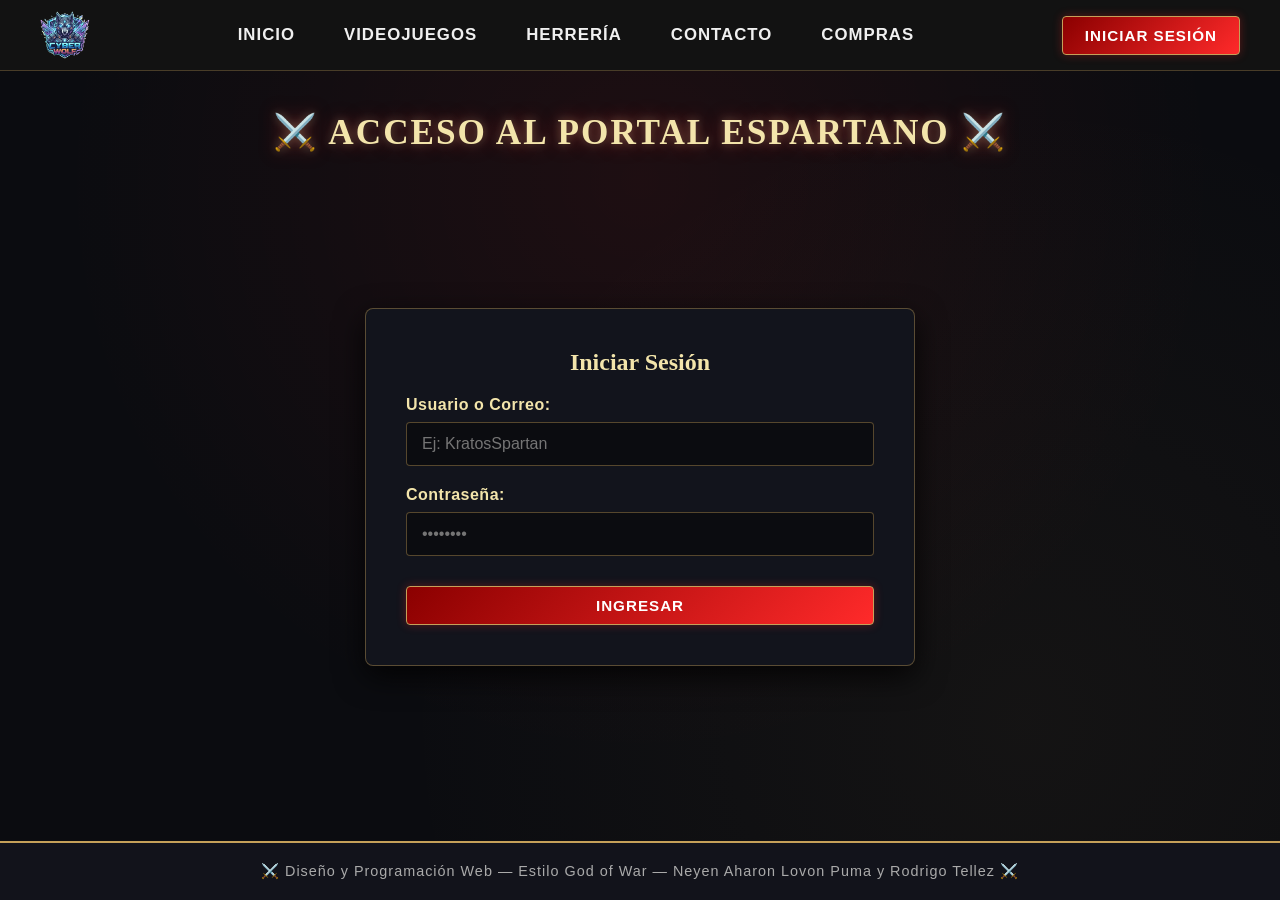
<file: login.html>
<!DOCTYPE html>
<html lang="es">
<head>
    <meta charset="UTF-8">
    <meta name="viewport" content="width=device-width, initial-scale=1.0">
    <title>God of War - Iniciar Sesión</title>
    <link rel="stylesheet" href="estilos.css">
    <meta name="viewport" content="width=device-width, initial-scale=1.0">
</head>
<body>

    <nav class="barra-navegacion">
        <a href="index.html" class="logo-contenedor">
            <img src="ima/logo.png" alt="Cyber Wolf Logo" class="logo-img">
        </a>
        <ul class="enlaces-nav">
            <li><a href="index.html">Inicio</a></li>
            <li><a href="videojuegos.html">Videojuegos</a></li>
            <li><a href="herreria.html">Herrería</a></li>
            <li><a href="contacto.html">Contacto</a></li>
            <li><a href="compras.html">Compras</a></li>
        </ul>
        <a href="login.html" class="btn-inicio-sesion">Iniciar Sesión</a>
    </nav>

    <header>
        <h1>⚔️ Acceso al Portal Espartano ⚔️</h1>
    </header>

    <main>
        <section class="contenedor-login">
            <h2 style="color: var(--oro-brillante); text-align: center; margin-bottom: 20px; font-family: var(--fuente-titulo);">Iniciar Sesión</h2>
            <form action="index.html" method="GET">
                <div class="grupo-form">
                    <label for="usuario">Usuario o Correo:</label>
                    <input type="text" id="usuario" name="usuario" required placeholder="Ej: KratosSpartan">
                </div>

                <div class="grupo-form">
                    <label for="password">Contraseña:</label>
                    <input type="password" id="password" name="password" required placeholder="••••••••">
                </div>

                <button type="submit" class="btn-inicio-sesion" style="width: 100%; margin-top: 10px;">Ingresar</button>
            </form>
        </section>
    </main>

    <footer>
        <p>⚔️ Diseño y Programación Web — Estilo God of War — Neyen Aharon Lovon Puma y Rodrigo Tellez ⚔️</p>
    </footer>
            <!-- MÚSICA DE FONDO EN BUCLE (Añadir en todas las páginas justo antes de </body>) -->
        <div class="reproductor-musica">
            <iframe 
                src="https://www.youtube.com/embed/R1GgwghgCNw?autoplay=1&loop=1&playlist=R1GgwghgCNw" 
                allow="autoplay" 
                style="display:none;">
            </iframe>
        </div>
</body>
</html>
</file>
<file: estilos.css>
/* =========================================================
   VARIABLES GLOBALES & TEMA GRIEGO NEÓN
   ========================================================= */
:root {
    --bg-principal: #0b0c10;
    --bg-secundario: #12141c;
    --bg-tarjeta: #1a1d28;
    --bronce-griego: #c5a059;
    --oro-brillante: #f3e5ab;
    --rojo-espartano: #ff2a2a;
    --neon-fuego: #ff5500;
    --texto-claro: #f0f0f0;
    --texto-apagado: #aaa;
    --borde-griego: 1px solid rgba(197, 160, 89, 0.4);
    --sombra-neon: 0 0 15px rgba(255, 42, 42, 0.4), 0 0 30px rgba(255, 85, 0, 0.2);
    --fuente-titulo: 'Cinzel', 'Times New Roman', serif;
}

* {
    margin: 0;
    padding: 0;
    box-sizing: border-box;
}

body {
    background-color: var(--bg-principal);
    background-image: 
        radial-gradient(circle at 50% 20%, rgba(255, 42, 42, 0.08) 0%, transparent 60%),
        radial-gradient(circle at 80% 80%, rgba(197, 160, 89, 0.05) 0%, transparent 50%);
    color: var(--texto-claro);
    font-family: 'Segoe UI', Tahoma, Geneva, Verdana, sans-serif;
    min-height: 100vh;
    display: flex;
    flex-direction: column;
    width: 100%; /* Forzar ancho completo */
}

/* =========================================================
   BARRA DE NAVEGACIÓN (Templo Espartano)
   ========================================================= */
.barra-navegacion {
    width: 100%; /* Abarca toda la pantalla */
    display: flex;
    justify-content: space-between;
    align-items: center;
    padding: 10px 40px;
    background-color: #121212;
    border-bottom: 1px solid rgba(197, 160, 89, 0.3);
}

/* Contenedor del Logo */
.logo-contenedor {
    display: flex;
    align-items: center;
    text-decoration: none;
    width: auto;
}

/* Control de tamaño de la imagen del logo */
.logo-img {
    height: 50px;
    width: 50px; /* Dimensiones 1:1 estrictamente cuadradas */
    object-fit: contain;
    mix-blend-mode: screen; /* REMUEVE EL FONDO BLANCO automáticamente */
    transition: transform 0.3s ease;
}

.logo-img:hover {
    transform: scale(1.05);
}

.enlaces-nav {
    display: flex;
    list-style: none;
    gap: 25px;
    align-items: center;
}

.enlaces-nav a {
    color: var(--texto-claro);
    text-decoration: none;
    font-size: 1.05rem;
    font-weight: 600;
    letter-spacing: 1px;
    text-transform: uppercase;
    padding: 8px 12px;
    transition: all 0.3s ease;
    border-bottom: 2px solid transparent;
}

.enlaces-nav a:hover,
.enlaces-nav a.activo {
    color: var(--oro-brillante);
    border-bottom: 2px solid var(--rojo-espartano);
    text-shadow: 0 0 8px var(--rojo-espartano);
}

/* Botón de Inicio de Sesión */
.btn-inicio-sesion {
    background: linear-gradient(135deg, #8b0000, var(--rojo-espartano));
    color: #fff;
    border: 1px solid var(--bronce-griego);
    padding: 10px 22px;
    font-size: 0.95rem;
    font-weight: bold;
    text-transform: uppercase;
    letter-spacing: 1px;
    cursor: pointer;
    border-radius: 4px;
    box-shadow: 0 0 10px rgba(255, 42, 42, 0.3);
    transition: all 0.3s ease;
    text-decoration: none;
    display: inline-block;
    text-align: center;
}

.btn-inicio-sesion:hover {
    background: linear-gradient(135deg, var(--rojo-espartano), var(--neon-fuego));
    box-shadow: var(--sombra-neon);
    transform: translateY(-2px);
}

/* =========================================================
   ENCABEZADOS
   ========================================================= */
header {
    width: 100%;
    text-align: center;
    padding: 40px 20px 20px 20px;
}

header h1 {
    font-family: var(--fuente-titulo);
    font-size: 2.2rem;
    color: var(--oro-brillante);
    text-transform: uppercase;
    letter-spacing: 2px;
    text-shadow: 0 0 10px rgba(243, 229, 171, 0.3), 0 0 20px rgba(255, 42, 42, 0.4);
}

/* =========================================================
   CONTENEDOR PRINCIPAL
   ========================================================= */
main {
    width: 100%;
    max-width: 1200px;
    margin: 0 auto; /* Centra el contenido del cuerpo sin encoger la nav */
    display: flex;
    flex-direction: column;
    align-items: center;
    justify-content: center;
    padding: 20px;
    flex: 1;
}

/* =========================================================
   SECCIÓN RETO 1 (INDEX)
   ========================================================= */
.reto1 {
    width: 100%;
    display: flex;
    justify-content: center;
    margin-bottom: 40px;
}

.caja {
    background: var(--bg-secundario);
    border: var(--borde-griego);
    border-top: 3px solid var(--rojo-espartano);
    border-bottom: 3px solid var(--rojo-espartano);
    padding: 35px;
    border-radius: 8px;
    text-align: center;
    max-width: 650px;
    box-shadow: 0 10px 30px rgba(0,0,0,0.7);
    transition: transform 0.3s ease, box-shadow 0.3s ease;
}

.caja:hover {
    transform: translateY(-5px);
    box-shadow: var(--sombra-neon);
}

.img-centrada {
    width: 160px;
    height: 160px;
    object-fit: contain;
    margin: 0 auto 20px auto;
    display: block;
    filter: drop-shadow(0 0 12px var(--rojo-espartano));
}

.caja h2 {
    color: var(--oro-brillante);
    font-family: var(--fuente-titulo);
    margin-bottom: 12px;
    font-size: 1.6rem;
    letter-spacing: 1px;
}

.caja p {
    color: var(--texto-apagado);
    line-height: 1.6;
    font-size: 1.05rem;
}
/* =========================================================
   SECCIÓN DE VIDEO RESPONSIVE (TEMA GRIEGO NEÓN)
   ========================================================= */
.seccion-video {
    width: 100%;
    max-width: 850px;
    margin: 30px auto 50px auto;
    text-align: center;
}

.contenedor-video {
    position: relative;
    padding-bottom: 56.25%; /* Relación de aspecto 16:9 */
    height: 0;
    overflow: hidden;
    border: var(--borde-griego);
    border-radius: 8px;
    box-shadow: 0 10px 30px rgba(0, 0, 0, 0.8), var(--sombra-neon);
}

.contenedor-video iframe {
    position: absolute;
    top: 0;
    left: 0;
    width: 100%;
    height: 100%;
    border: 0;
}

.reproductor-musica {
    display: none;
}

/* =========================================================
   CONTENEDORES & TARJETAS (GRIDS CENTRADAS)
   ========================================================= */
.contenedor, .catalogo-grid {
    width: 100%;
    display: grid;
    grid-template-columns: repeat(auto-fit, minmax(290px, 1fr));
    gap: 30px;
    justify-content: center;
    align-items: stretch;
    padding: 10px 0 40px 0;
}

.tarjeta, .card {
    background: var(--bg-tarjeta);
    border: var(--borde-griego);
    border-radius: 6px;
    padding: 20px;
    display: flex;
    flex-direction: column;
    align-items: center;
    text-align: center;
    justify-content: space-between;
    box-shadow: 0 5px 15px rgba(0,0,0,0.5);
    transition: all 0.3s ease;
    position: relative;
    overflow: hidden;
}

.tarjeta::before, .card::before {
    content: '';
    position: absolute;
    top: 0;
    left: 0;
    width: 100%;
    height: 3px;
    background: linear-gradient(90deg, transparent, var(--bronce-griego), transparent);
}

.tarjeta:hover, .card:hover {
    transform: translateY(-8px);
    border-color: var(--bronce-griego);
    box-shadow: 0 8px 25px rgba(255, 42, 42, 0.25);
}

.img-tarjeta, .img-card {
    width: 100%;
    height: 200px;
    object-fit: cover;
    border-radius: 4px;
    border: 1px solid rgba(197, 160, 89, 0.3);
    margin-bottom: 15px;
}

.tarjeta h2, .card h2 {
    color: var(--oro-brillante);
    font-family: var(--fuente-titulo);
    font-size: 1.25rem;
    margin-bottom: 10px;
}

.tarjeta p, .card p {
    color: var(--texto-apagado);
    font-size: 0.95rem;
    line-height: 1.5;
    margin-bottom: 15px;
    flex-grow: 1;
}

.precio {
    font-size: 1.3rem;
    font-weight: bold;
    color: var(--rojo-espartano);
    text-shadow: 0 0 8px rgba(255, 42, 42, 0.4);
    margin-bottom: 15px;
}

.btn-comprar {
    background: linear-gradient(135deg, #1f2330, #2a2e3f);
    color: var(--oro-brillante);
    border: 1px solid var(--bronce-griego);
    padding: 10px 18px;
    font-weight: bold;
    cursor: pointer;
    border-radius: 4px;
    width: 100%;
    transition: all 0.3s ease;
    text-transform: uppercase;
    letter-spacing: 1px;
}

.btn-comprar:hover {
    background: linear-gradient(135deg, #8b0000, var(--rojo-espartano));
    color: #fff;
    box-shadow: var(--sombra-neon);
}

/* =========================================================
   TÍTULOS DE SECCIÓN DE LA HERRERÍA
   ========================================================= */
.titulo-seccion {
    color: var(--oro-brillante);
    font-family: var(--fuente-titulo);
    text-align: center;
    width: 100%;
    margin: 50px 0 25px 0;
    padding-bottom: 10px;
    border-bottom: 2px solid var(--bronce-griego);
    text-transform: uppercase;
    letter-spacing: 1px;
    text-shadow: 0 0 10px rgba(197, 160, 89, 0.3);
}

/* =========================================================
   FORMULARIO DE CONTACTO & LOGIN CENTRADOS
   ========================================================= */
.form-contacto, .contenedor-login {
    background: var(--bg-secundario);
    border: var(--borde-griego);
    border-radius: 8px;
    padding: 40px;
    width: 100%;
    max-width: 550px;
    box-shadow: 0 10px 30px rgba(0,0,0,0.8);
    margin: 20px auto;
}

.grupo-form {
    display: flex;
    flex-direction: column;
    margin-bottom: 20px;
    text-align: left;
}

.grupo-form label {
    color: var(--oro-brillante);
    margin-bottom: 8px;
    font-weight: 600;
    letter-spacing: 0.5px;
}

.grupo-form input,
.grupo-form select,
.grupo-form textarea {
    background: var(--bg-principal);
    border: 1px solid rgba(197, 160, 89, 0.4);
    color: var(--texto-claro);
    padding: 12px 15px;
    border-radius: 4px;
    font-size: 1rem;
    outline: none;
    transition: all 0.3s ease;
}

.grupo-form input:focus,
.grupo-form select:focus,
.grupo-form textarea:focus {
    border-color: var(--rojo-espartano);
    box-shadow: 0 0 10px rgba(255, 42, 42, 0.4);
}

.grupo-form textarea {
    resize: vertical;
    min-height: 120px;
}

/* =========================================================
   PIE DE PÁGINA (FOOTER)
   ========================================================= */
footer {
    width: 100%;
    background: rgba(18, 20, 28, 0.95);
    border-top: 2px solid var(--bronce-griego);
    text-align: center;
    padding: 20px;
    margin-top: 40px;
}

footer p {
    color: var(--texto-apagado);
    font-size: 0.9rem;
    letter-spacing: 1px;
}

/* =========================================================
   SECCIÓN CARRITO & CHECKOUT (PANEL GRIEGO Y TABLAS)
   ========================================================= */
.seccion-carrito,
.panel-griego,
.contenedor-checkout {
    background: var(--bg-secundario);
    border: var(--borde-griego);
    border-top: 3px solid var(--rojo-espartano);
    border-bottom: 3px solid var(--rojo-espartano);
    border-radius: 8px;
    padding: 30px;
    width: 100%;
    max-width: 850px;
    margin: 20px auto 40px auto;
    box-shadow: 0 10px 30px rgba(0, 0, 0, 0.8);
}

.titulo-carrito,
.titulo-seccion-griega {
    color: var(--oro-brillante);
    font-family: var(--fuente-titulo);
    text-align: center;
    font-size: 1.8rem;
    margin-bottom: 20px;
    padding-bottom: 10px;
    border-bottom: 1px solid rgba(197, 160, 89, 0.3);
    letter-spacing: 1px;
    text-shadow: 0 0 10px rgba(197, 160, 89, 0.3);
}

.subtitulo-formulario {
    color: var(--rojo-espartano);
    font-family: var(--fuente-titulo);
    font-size: 1.3rem;
    margin: 25px 0 15px 0;
    padding-bottom: 5px;
    border-bottom: 1px dashed rgba(197, 160, 89, 0.3);
}

/* Tabla del Carrito */
.tabla-carrito {
    width: 100%;
    border-collapse: collapse;
    margin-top: 15px;
}

.tabla-carrito th {
    background-color: var(--bg-principal);
    color: var(--oro-brillante);
    font-family: var(--fuente-titulo);
    padding: 12px 15px;
    border-bottom: 2px solid var(--bronce-griego);
    text-align: center;
    letter-spacing: 1px;
}

.tabla-carrito td {
    padding: 12px 15px;
    border-bottom: 1px solid rgba(197, 160, 89, 0.2);
    text-align: center;
    color: var(--texto-claro);
}

.carrito-vacio {
    color: var(--texto-apagado);
    font-style: italic;
    padding: 20px !important;
}

.texto-oro {
    color: var(--oro-brillante);
    font-weight: bold;
}

/* Totales */
.total-contenedor,
.total-checkout-contenedor {
    text-align: right;
    margin-top: 20px;
    font-size: 1.3rem;
    color: var(--oro-brillante);
    font-family: var(--fuente-titulo);
    letter-spacing: 1px;
    text-shadow: 0 0 8px rgba(243, 229, 171, 0.2);
}

/* Resumen del Checkout */
.resumen-pedido-griego {
    background: var(--bg-principal);
    border: var(--borde-griego);
    border-radius: 6px;
    padding: 20px;
    margin-bottom: 25px;
}

.lista-items-griega {
    list-style: none;
    padding: 0;
    margin: 0;
}

.item-resumen {
    display: flex;
    justify-content: space-between;
    padding: 10px 0;
    border-bottom: 1px solid rgba(255, 255, 255, 0.05);
    font-size: 1rem;
}

.separador-dorado {
    height: 1px;
    background: linear-gradient(90deg, transparent, var(--bronce-griego), transparent);
    margin: 15px 0;
}

/* Botones de Acción del Carrito y Checkout */
.acciones-carrito,
.acciones-checkout {
    display: flex;
    justify-content: flex-end;
    gap: 15px;
    margin-top: 25px;
    flex-wrap: wrap;
}

.acciones-checkout button {
    flex: 1;
}

.btn-cancelar-compra,
.btn-posponer-compra,
.btn-proceder-pago,
.btn-eliminar {
    font-family: var(--fuente-titulo);
    padding: 12px 20px;
    font-size: 0.9rem;
    font-weight: bold;
    letter-spacing: 1px;
    cursor: pointer;
    border-radius: 4px;
    transition: all 0.3s ease;
    text-transform: uppercase;
}

/* Botón Eliminar / Descartar (Tabla) */
.btn-eliminar {
    background: transparent;
    color: var(--rojo-espartano);
    border: 1px solid var(--rojo-espartano);
    padding: 6px 12px;
}

.btn-eliminar:hover {
    background: var(--rojo-espartano);
    color: #fff;
    box-shadow: 0 0 10px rgba(255, 42, 42, 0.4);
}

/* Botón Vaciar / Cancelar */
.btn-cancelar-compra {
    background: rgba(139, 0, 0, 0.3);
    color: #ff8888;
    border: 1px solid var(--rojo-espartano);
}

.btn-cancelar-compra:hover {
    background: var(--rojo-espartano);
    color: #fff;
    box-shadow: 0 0 12px rgba(255, 42, 42, 0.5);
}

/* Botón Posponer */
.btn-posponer-compra {
    background: var(--bg-principal);
    color: var(--texto-apagado);
    border: 1px solid rgba(197, 160, 89, 0.3);
}

.btn-posponer-compra:hover {
    color: var(--texto-claro);
    border-color: var(--bronce-griego);
}

/* Botón Proceder / Confirmar Pago */
.btn-proceder-pago,
.btn-confirmar-pago {
    background: linear-gradient(135deg, #8b0000, var(--rojo-espartano));
    color: #fff;
    border: 1px solid var(--bronce-griego);
    box-shadow: 0 0 10px rgba(255, 42, 42, 0.3);
}

.btn-proceder-pago:hover,
.btn-confirmar-pago:hover {
    background: linear-gradient(135deg, var(--rojo-espartano), var(--neon-fuego));
    box-shadow: var(--sombra-neon);
    transform: translateY(-2px);
}

/* =========================================================
   MEDIA QUERIES - DISEÑO RESPONSIVO (MÓVIL, TABLET, PC)
   ========================================================= */

/* --- TABLETS Y PANTALLAS MEDIANAS (Hasta 1024px) --- */
@media (max-width: 1024px) {
    main {
        padding: 15px;
    }

    .seccion-video,
    .seccion-carrito,
    .panel-griego,
    .contenedor-checkout {
        max-width: 95%;
    }
}

/* --- TABLETS PEQUEÑAS Y CELULARES GRANDES (Hasta 768px) --- */
@media (max-width: 768px) {
    /* Navbar adaptable */
    .barra-navegacion {
        flex-direction: column;
        gap: 15px;
        padding: 15px 20px;
        text-align: center;
    }

    .enlaces-nav {
        flex-wrap: wrap;
        justify-content: center;
        gap: 10px;
    }

    .enlaces-nav a {
        font-size: 0.9rem;
        padding: 6px 8px;
    }

    /* Grillas del catálogo */
    .contenedor, 
    .catalogo-grid {
        grid-template-columns: repeat(auto-fit, minmax(240px, 1fr));
        gap: 20px;
    }

    /* Ajustes de tipografía */
    header h1 {
        font-size: 1.75rem;
    }

    .titulo-seccion {
        font-size: 1.4rem;
        margin: 30px 0 15px 0;
    }

    /* Formulario de contacto y login */
    .form-contacto, 
    .contenedor-login {
        padding: 25px 20px;
        width: 95%;
    }

    /* Ajustes de tabla en el carrito */
    .tabla-carrito th, 
    .tabla-carrito td {
        padding: 8px 5px;
        font-size: 0.85rem;
    }

    .acciones-carrito,
    .acciones-checkout {
        flex-direction: column;
        width: 100%;
    }

    .acciones-carrito button,
    .acciones-checkout button {
        width: 100%;
    }
}

/* --- DISPOSITIVOS MÓVILES E IPHONES (Hasta 480px) --- */
@media (max-width: 480px) {
    .barra-navegacion {
        padding: 10px;
    }

    /* Forzar grilla a una sola columna */
    .contenedor, 
    .catalogo-grid {
        grid-template-columns: 1fr;
    }

    .caja {
        padding: 20px 15px;
    }

    /* Ajuste para pantallas muy pequeñas en la tabla del carrito */
    .tabla-carrito {
        display: block;
        overflow-x: auto;
        white-space: nowrap;
    }

    .btn-inicio-sesion {
        width: 100%;
    }
}
</file>
